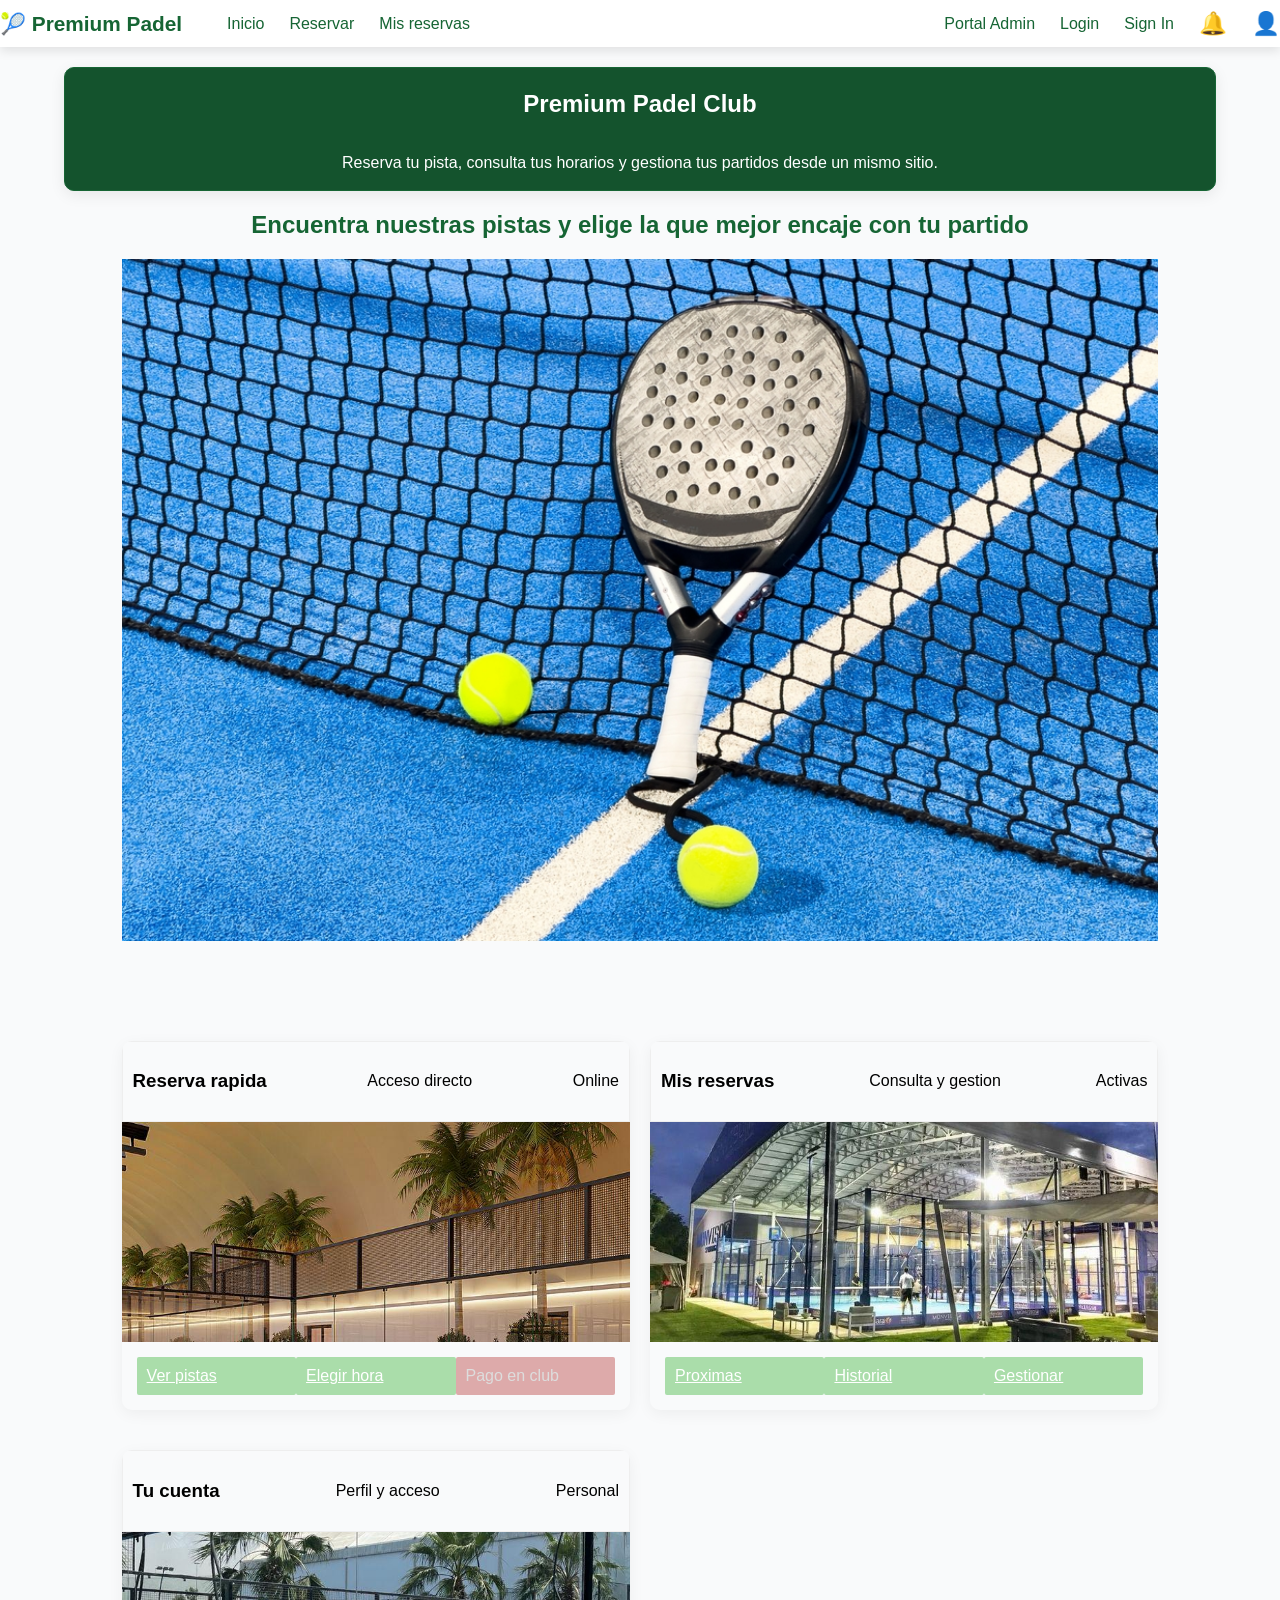
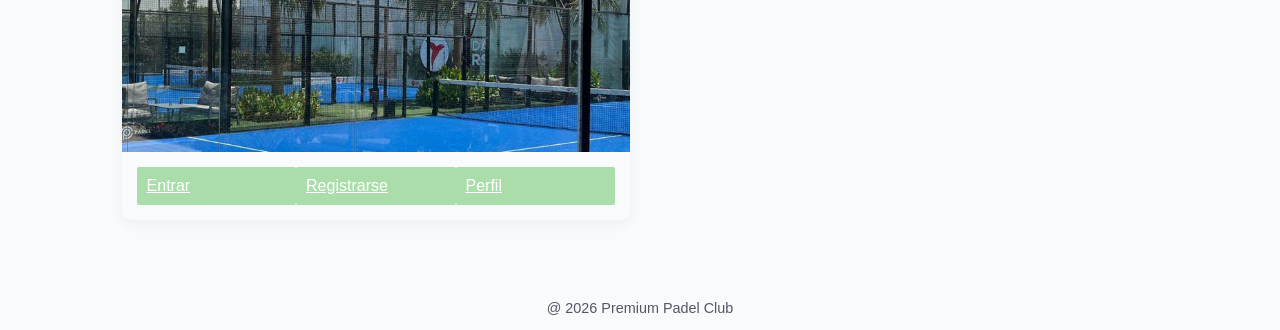
<file: index.html>
<!DOCTYPE html>
<html lang="es">
    <head>
        <meta charset="UTF-8">
        <meta name="viewport" content="width=device-width, initial-scale=1.0">
        <title>Inicio</title>
        <link rel="stylesheet" href="styles.css">
        <link rel="icon" type="image/png" href="src/Captura de pantalla 2026-04-15 171537.png">
    </head>
    <body>
        <header class="cabecera">
            <div class="nav-grupo">
                <span class="logo">&#127934 Premium Padel</span>
                <a href="index.html" class="nav-link">Inicio</a>
                <a href="reservas.html" class="nav-link">Reservar</a>
                <a href="misReservas.html" class="nav-link">Mis reservas</a>
            </div>
            <div class="nav-grupo">
                <a href="admin.html" class="nav-link">Portal Admin</a>
                <a href="logIn.html" class="nav-link">Login</a>
                <a href="SignIn.html" class="nav-link"> Sign In</a>
                <a href="notificaciones.html" class="nav-link icono">&#128276</a>
                <a href="perfil.html" class="nav-link icono">&#128100</a>
            </div>
        </header>

        <main class="contenedor-principal">
            <div class="espacio"></div>
            <div class="intro">
                <h2>Premium Padel Club</h2>
                <p>Reserva tu pista, consulta tus horarios y gestiona tus partidos desde un mismo sitio.</p>
            </div>

            <section class="mapa">
                <h2>Encuentra nuestras pistas y elige la que mejor encaje con tu partido</h2>
                <img src="src/paginaprincipal.jpg" alt="Paleta y pelotas de padel en la pista" style="display: block; width: 90%; max-width: 1200px; height: auto; margin: 0 auto 30px; padding-bottom: 0; object-fit: cover;">
            </section>

            <div class="espacio-in"></div>
            <div class="pistas">
                <article class="card tipo-interior">
                    <div class="info-pist">
                        <h3>Reserva rapida</h3>
                        <span class="tipo-pist">Acceso directo</span>
                        <span class="precio-pist">Online</span>
                    </div>
                    <div class="imagen-pist">
                        <img src="src/Imagen7.jpeg" alt="Pista interior destacada" class="foto-principal">
                    </div>
                    <div class="horarios">
                        <a href="reservas.html" class="hora-disponible">Ver pistas</a>
                        <a href="reservas.html" class="hora-disponible">Elegir hora</a>
                        <span class="hora-ocupada">Pago en club</span>
                    </div>
                </article>

                <article class="card tipo-techo">
                    <div class="info-pist">
                        <h3>Mis reservas</h3>
                        <span class="tipo-pist">Consulta y gestion</span>
                        <span class="precio-pist">Activas</span>
                    </div>
                    <div class="imagen-pist">
                        <img src="src/Imagen11.jpeg" alt="Pista exterior con techo" class="foto-principal">
                    </div>
                    <div class="horarios">
                        <a href="misReservas.html" class="hora-disponible">Proximas</a>
                        <a href="misReservas.html" class="hora-disponible">Historial</a>
                        <a href="misReservas.html" class="hora-disponible">Gestionar</a>
                    </div>
                </article>

                <article class="card tipo-sin">
                    <div class="info-pist">
                        <h3>Tu cuenta</h3>
                        <span class="tipo-pist">Perfil y acceso</span>
                        <span class="precio-pist">Personal</span>
                    </div>
                    <div class="imagen-pist">
                        <img src="src/Imagen5.jpeg" alt="Pista exterior sin techo" class="foto-principal">
                    </div>
                    <div class="horarios">
                        <a href="logIn.html" class="hora-disponible">Entrar</a>
                        <a href="SignIn.html" class="hora-disponible">Registrarse</a>
                        <a href="perfil.html" class="hora-disponible">Perfil</a>
                    </div>
                </article>
            </div>
        </main>

        <footer class="login-footer">
            <p>@ 2026 Premium Padel Club</p>
        </footer>
    </body>
</html>
</file>
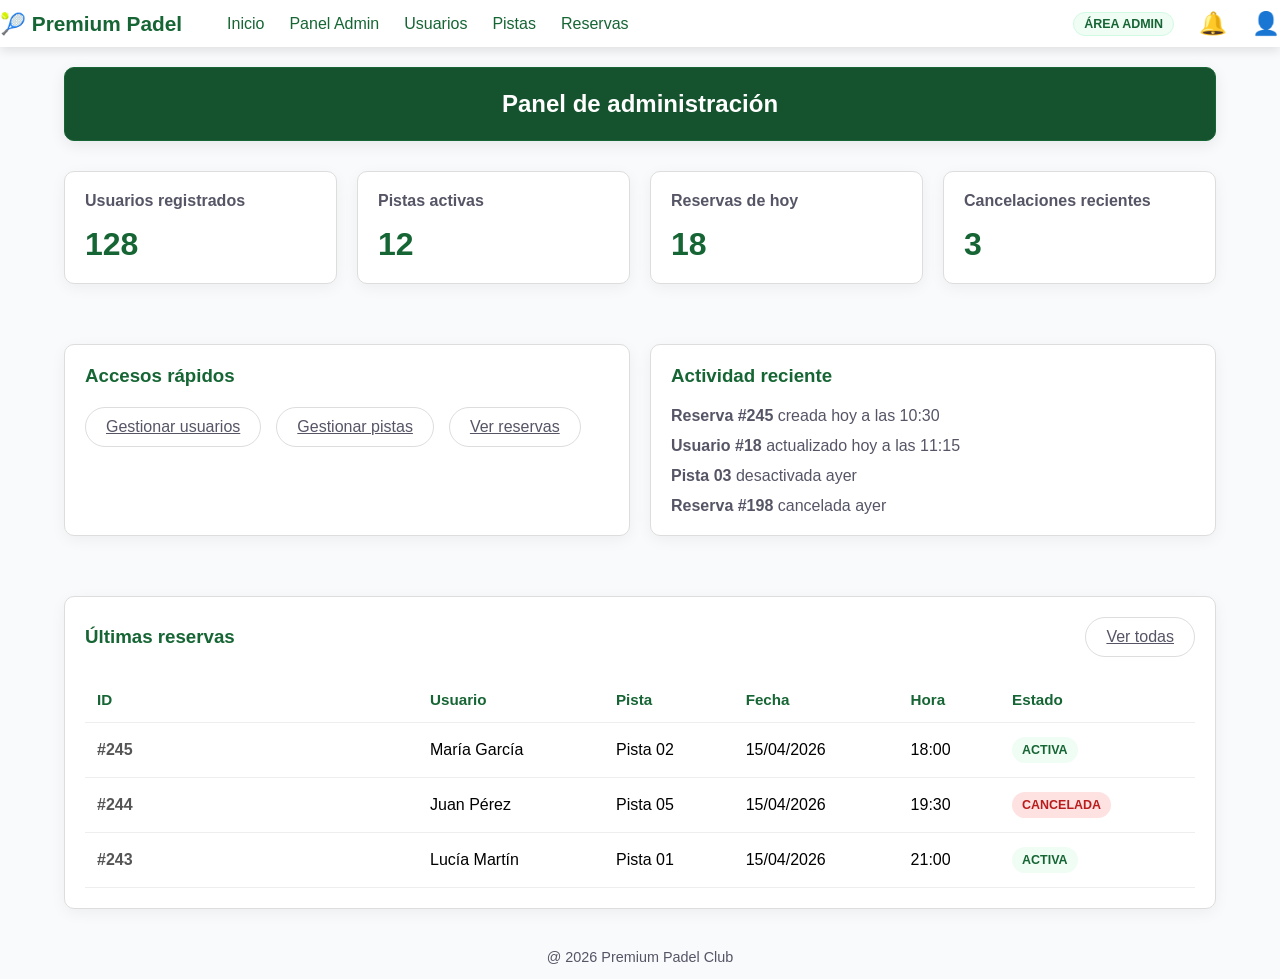
<file: admin.html>
<!DOCTYPE html>
<html lang="es">
    <head>
        <meta charset="UTF-8">
        <meta name="viewport" content="width=device-width, initial-scale=1.0">
        <title>Panel de admin</title>
        <link rel="stylesheet" href="styles.css">
        <link rel="icon" type="image/png" href="src/Captura de pantalla 2026-04-15 171537.png">
    </head>
    <body>
        <header class="cabecera">
            <div class="nav-grupo">
                <span class="logo">&#127934 Premium Padel</span>
                <a href="index.html" class="nav-link">Inicio</a>
                <a href="admin.html" class="nav-link">Panel Admin</a>
                <a href="adminUsuarios.html" class="nav-link">Usuarios</a>
                <a href="adminPistas.html" class="nav-link">Pistas</a>
                <a href="adminReservas.html" class="nav-link">Reservas</a>
            </div>
            <div class="nav-grupo">
                <span class="admin-badge">ÁREA ADMIN</span>
                <a href="notificaciones.html" class="nav-link icono">&#128276</a>
                <a href="perfil.html" class="nav-link icono">&#128100</a>
            </div>
        </header>
        <div class="espacio"></div>
        <main class="contenedor-principal admin-dashboard">
            <section class="intro">
                <h2>Panel de administración</h2>
            </section>
            <section class="admin-resumen">
                <article class="admin-card-resumen">
                    <h3>Usuarios registrados</h3>
                    <p class="dato-admin">128</p>
                </article>

                <article class="admin-card-resumen">
                    <h3>Pistas activas</h3>
                    <p class="dato-admin">12</p>
                </article>

                <article class="admin-card-resumen">
                    <h3>Reservas de hoy</h3>
                    <p class="dato-admin">18</p>
                </article>

                <article class="admin-card-resumen">
                    <h3>Cancelaciones recientes</h3>
                    <p class="dato-admin">3</p>
                </article>
            </section>

            <section class="admin-panel-central">
                <article class="admin-bloque">
                    <div class="admin-bloque-cabecera">
                        <h3>Accesos rápidos</h3>
                    </div>
                    <div class="admin-acciones">
                        <a href="adminUsuarios.html" class="btn-filtro">Gestionar usuarios</a>
                        <a href="adminPistas.html" class="btn-filtro">Gestionar pistas</a>
                        <a href="adminReservas.html" class="btn-filtro">Ver reservas</a>
                    </div>
                </article>

                <article class="admin-bloque">
                    <div class="admin-bloque-cabecera">
                        <h3>Actividad reciente</h3>
                    </div>
                    <div class="admin-actividad">
                        <p><strong>Reserva #245</strong> creada hoy a las 10:30</p>
                        <p><strong>Usuario #18</strong> actualizado hoy a las 11:15</p>
                        <p><strong>Pista 03</strong> desactivada ayer</p>
                        <p><strong>Reserva #198</strong> cancelada ayer</p>
                    </div>
                </article>
            </section>
            <section class="admin-bloque admin-tabla-bloque">
                <div class="admin-bloque-cabecera">
                    <h3>Últimas reservas</h3>
                    <a href="adminReservas.html" class="btn-filtro">Ver todas</a>
                </div>

                <div class="tabla-admin-wrapper">
                    <table class="tabla-admin">
                        <thead>
                            <tr>
                                <th>ID</th>
                                <th>Usuario</th>
                                <th>Pista</th>
                                <th>Fecha</th>
                                <th>Hora</th>
                                <th>Estado</th>
                            </tr>
                        </thead>
                        <tbody>
                            <tr>
                                <td>#245</td>
                                <td>María García</td>
                                <td>Pista 02</td>
                                <td>15/04/2026</td>
                                <td>18:00</td>
                                <td><span class="estado-admin estado-activa">ACTIVA</span></td>
                            </tr>
                            <tr>
                                <td>#244</td>
                                <td>Juan Pérez</td>
                                <td>Pista 05</td>
                                <td>15/04/2026</td>
                                <td>19:30</td>
                                <td><span class="estado-admin estado-cancelada">CANCELADA</span></td>
                            </tr>
                            <tr>
                                <td>#243</td>
                                <td>Lucía Martín</td>
                                <td>Pista 01</td>
                                <td>15/04/2026</td>
                                <td>21:00</td>
                                <td><span class="estado-admin estado-activa">ACTIVA</span></td>
                            </tr>
                        </tbody>
                    </table>
                </div>
            </section>
        </main>
    </body>        
    <footer class="login-footer">
        <p>@ 2026 Premium Padel Club</p>
    </footer>
</html>
</file>
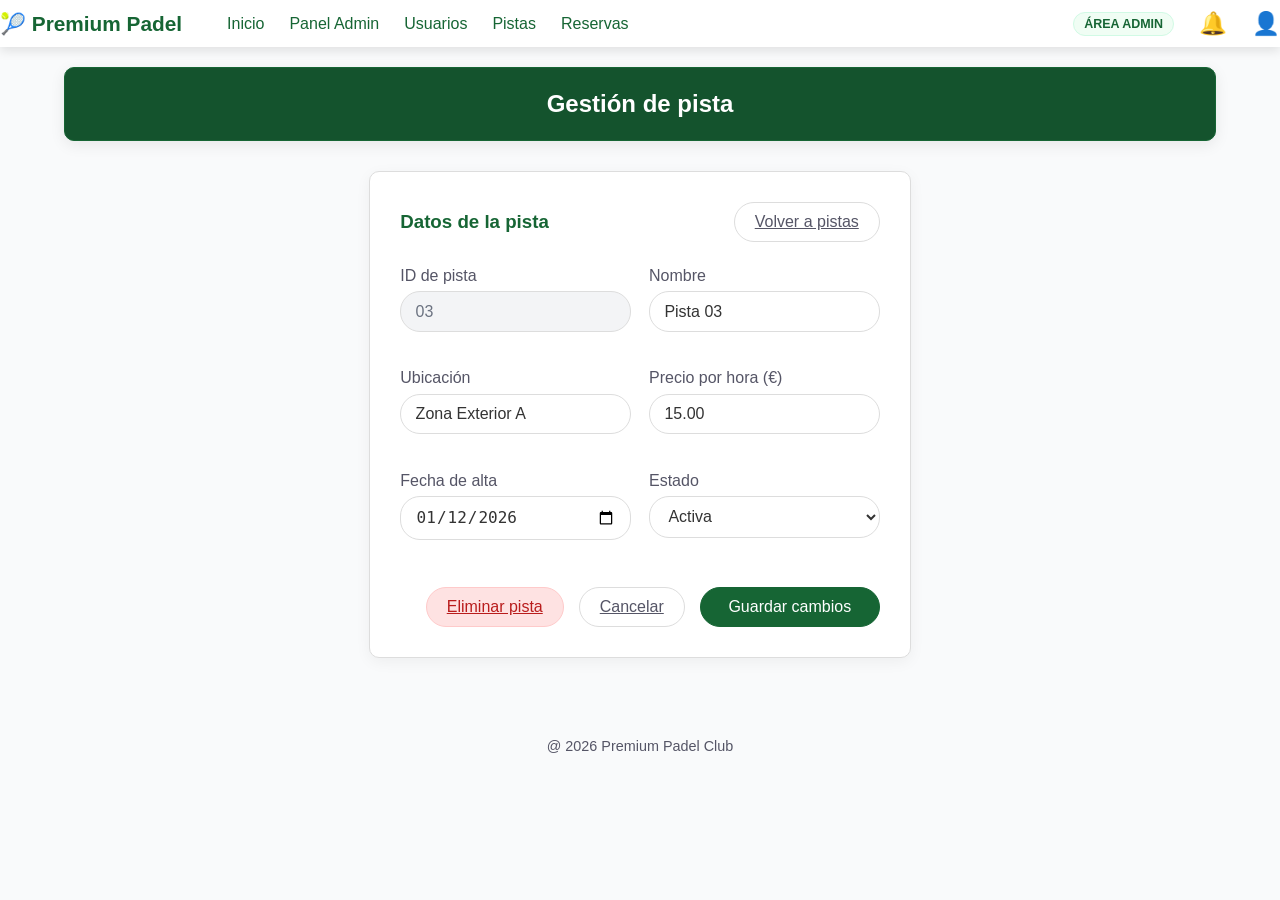
<file: adminFormularioPista.html>
<!DOCTYPE html>
<html lang="es">
    <head>
        <meta charset="UTF-8">
        <meta name="viewport" content="width=device-width, initial-scale=1.0">
        <title>Formularop de pista</title>
        <link rel="stylesheet" href="styles.css">
    </head>
    <body>
        <header class="cabecera">
            <div class="nav-grupo">
                <span class="logo">&#127934 Premium Padel</span>
                <a href="index.html" class="nav-link">Inicio</a>
                <a href="admin.html" class="nav-link">Panel Admin</a>
                <a href="adminUsuarios.html" class="nav-link">Usuarios</a>
                <a href="adminPistas.html" class="nav-link">Pistas</a>
                <a href="adminReservas.html" class="nav-link">Reservas</a>
            </div>
            <div class="nav-grupo">
                <span class="admin-badge">ÁREA ADMIN</span>
                <a href="notificaciones.html" class="nav-link icono">&#128276</a>
                <a href="perfil.html" class="nav-link icono">&#128100</a>
            </div>
        </header>
        <div class="espacio"></div>
        <main class="contenedor-principal admin-dashboard">
            <section class="intro">
                <h2>Gestión de pista</h2>
            </section>
            <section class="admin-formulario-bloque">
                <div class="admin-formulario-header">
                    <h3>Datos de la pista</h3>
                    <a href="adminPistas.html" class="btn-filtro">Volver a pistas</a>
                </div>
                <form class="admin-formulario-pista">
                    <div class="form-group">
                        <label for="idPista">ID de pista</label>
                        <input type="text" id="idPista" name="idPista" value="03" readonly>
                    </div>

                    <div class="form-group">
                        <label for="nombre">Nombre</label>
                        <input type="text" id="nombre" name="nombre" placeholder="Pista 03" value="Pista 03" required>
                    </div>

                    <div class="form-group">
                        <label for="ubicacion">Ubicación</label>
                        <input type="text" id="ubicacion" name="ubicacion" placeholder="Zona Exterior A" value="Zona Exterior A" required>
                    </div>

                    <div class="form-group">
                        <label for="precioHora">Precio por hora (€)</label>
                        <input type="number" id="precioHora" name="precioHora" min="0" step="0.01" placeholder="15.00" value="15.00" required>
                    </div>

                    <div class="form-group">
                        <label for="fechaAlta">Fecha de alta</label>
                        <input type="date" id="fechaAlta" name="fechaAlta" value="2026-01-12">
                    </div>

                    <div class="form-group">
                        <label for="activa">Estado</label>
                        <select id="activa" name="activa" class="select-admin">
                            <option value="true">Activa</option>
                            <option value="false">Inactiva</option>
                        </select>
                    </div>

                    <div class="admin-formulario-acciones">
                        <a href="adminPistas.html" class="btn-filtro btn-admin-peligro">Eliminar pista</a>
                        <a href="adminPistas.html" class="btn-filtro">Cancelar</a>
                        <button type="submit" class="btn-login btn-guardar-pista">Guardar cambios</button>
                    </div>
                </form>
            </section>
        </main>
    </body>        
    <footer class="login-footer">
        <p>@ 2026 Premium Padel Club</p>
    </footer>
</html>
</file>
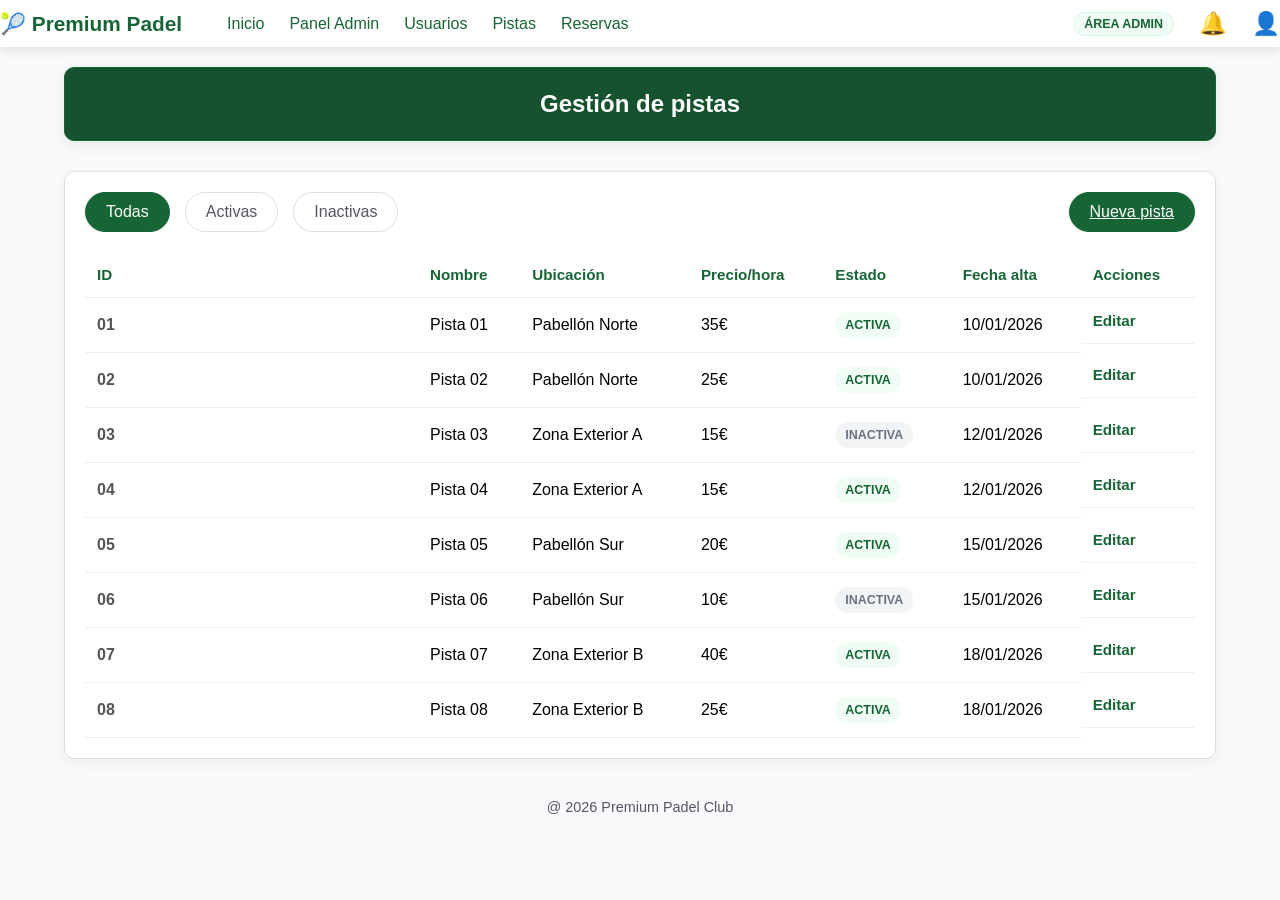
<file: adminPistas.html>
<!DOCTYPE html>
<html lang="es">
    <head>
        <meta charset="UTF-8">
        <meta name="viewport" content="width=device-width, initial-scale=1.0">
        <title>Gestión de Pistas</title>
        <link rel="stylesheet" href="styles.css">
        <link rel="icon" type="image/png" href="src/Captura de pantalla 2026-04-15 171537.png">
    </head>
    <body>
        <header class="cabecera">
            <div class="nav-grupo">
                <span class="logo">&#127934 Premium Padel</span>
                <a href="index.html" class="nav-link">Inicio</a>
                <a href="admin.html" class="nav-link">Panel Admin</a>
                <a href="adminUsuarios.html" class="nav-link">Usuarios</a>
                <a href="adminPistas.html" class="nav-link">Pistas</a>
                <a href="adminReservas.html" class="nav-link">Reservas</a>
            </div>
            <div class="nav-grupo">
                <span class="admin-badge">ÁREA ADMIN</span>
                <a href="notificaciones.html" class="nav-link icono">&#128276</a>
                <a href="perfil.html" class="nav-link icono">&#128100</a>
            </div>
        </header>
        <div class="espacio"></div>
        <main class="contenedor-principal admin-dashboard">
            <section class="intro">
                <h2>Gestión de pistas</h2>
            </section>

            <input type="radio" name="filtro-pistas-admin" id="admin-todas" checked class="filtro-oculto">
            <input type="radio" name="filtro-pistas-admin" id="admin-activas" class="filtro-oculto">
            <input type="radio" name="filtro-pistas-admin" id="admin-inactivas" class="filtro-oculto">

            <section class="admin-bloque">
                <div class="admin-bloque-cabecera admin-toolbar">
                    <div class="menu-filtros admin-menu-filtros">
                        <label for="admin-todas" class="btn-filtro">Todas</label>
                        <label for="admin-activas" class="btn-filtro">Activas</label>
                        <label for="admin-inactivas" class="btn-filtro">Inactivas</label>
                    </div>

                    <a href="adminFormularioPista.html" class="btn-filtro btn-admin-principal">Nueva pista</a>
                </div>

                <div class="tabla-admin-wrapper">
                    <table class="tabla-admin tabla-pistas-admin">
                        <thead>
                            <tr>
                                <th>ID</th>
                                <th>Nombre</th>
                                <th>Ubicación</th>
                                <th>Precio/hora</th>
                                <th>Estado</th>
                                <th>Fecha alta</th>
                                <th>Acciones</th>
                            </tr>
                        </thead>
                        <tbody>
                            <tr class="fila-pista-admin activa">
                                <td>01</td>
                                <td>Pista 01</td>
                                <td>Pabellón Norte</td>
                                <td>35€</td>
                                <td><span class="estado-admin estado-activa">ACTIVA</span></td>
                                <td>10/01/2026</td>
                                <td class="acciones-tabla">
                                    <a href="adminFormularioPista.html" class="accion-tabla editar">Editar</a>
                                </td>
                            </tr>

                            <tr class="fila-pista-admin activa">
                                <td>02</td>
                                <td>Pista 02</td>
                                <td>Pabellón Norte</td>
                                <td>25€</td>
                                <td><span class="estado-admin estado-activa">ACTIVA</span></td>
                                <td>10/01/2026</td>
                                <td class="acciones-tabla">
                                    <a href="adminFormularioPista.html" class="accion-tabla editar">Editar</a>
                                </td>
                            </tr>
                            <tr class="fila-pista-admin inactiva">
                            <td>03</td>
                            <td>Pista 03</td>
                            <td>Zona Exterior A</td>
                            <td>15€</td>
                            <td><span class="estado-admin estado-inactiva">INACTIVA</span></td>
                            <td>12/01/2026</td>
                            <td class="acciones-tabla">
                                <a href="adminFormularioPista.html" class="accion-tabla editar">Editar</a>
                            </td>
                        </tr>

                        <tr class="fila-pista-admin activa">
                            <td>04</td>
                            <td>Pista 04</td>
                            <td>Zona Exterior A</td>
                            <td>15€</td>
                            <td><span class="estado-admin estado-activa">ACTIVA</span></td>
                            <td>12/01/2026</td>
                            <td class="acciones-tabla">
                                <a href="adminFormularioPista.html" class="accion-tabla editar">Editar</a>
                            </td>
                        </tr>

                        <tr class="fila-pista-admin activa">
                            <td>05</td>
                            <td>Pista 05</td>
                            <td>Pabellón Sur</td>
                            <td>20€</td>
                            <td><span class="estado-admin estado-activa">ACTIVA</span></td>
                            <td>15/01/2026</td>
                            <td class="acciones-tabla">
                                <a href="adminFormularioPista.html" class="accion-tabla editar">Editar</a>
                            </td>
                        </tr>

                        <tr class="fila-pista-admin inactiva">
                            <td>06</td>
                            <td>Pista 06</td>
                            <td>Pabellón Sur</td>
                            <td>10€</td>
                            <td><span class="estado-admin estado-inactiva">INACTIVA</span></td>
                            <td>15/01/2026</td>
                            <td class="acciones-tabla">
                                <a href="adminFormularioPista.html" class="accion-tabla editar">Editar</a>
                            </td>
                        </tr>

                        <tr class="fila-pista-admin activa">
                            <td>07</td>
                            <td>Pista 07</td>
                            <td>Zona Exterior B</td>
                            <td>40€</td>
                            <td><span class="estado-admin estado-activa">ACTIVA</span></td>
                            <td>18/01/2026</td>
                            <td class="acciones-tabla">
                                <a href="adminFormularioPista.html" class="accion-tabla editar">Editar</a>
                            </td>
                        </tr>

                        <tr class="fila-pista-admin activa">
                            <td>08</td>
                            <td>Pista 08</td>
                            <td>Zona Exterior B</td>
                            <td>25€</td>
                            <td><span class="estado-admin estado-activa">ACTIVA</span></td>
                            <td>18/01/2026</td>
                            <td class="acciones-tabla">
                                <a href="adminFormularioPista.html" class="accion-tabla editar">Editar</a>
                            </td>
                        </tr>
                    </tbody>
                </table>
            </div>
        </section>
        </main>

    </body>        
    <footer class="login-footer">
        <p>@ 2026 Premium Padel Club</p>
    </footer>
</html>
</file>
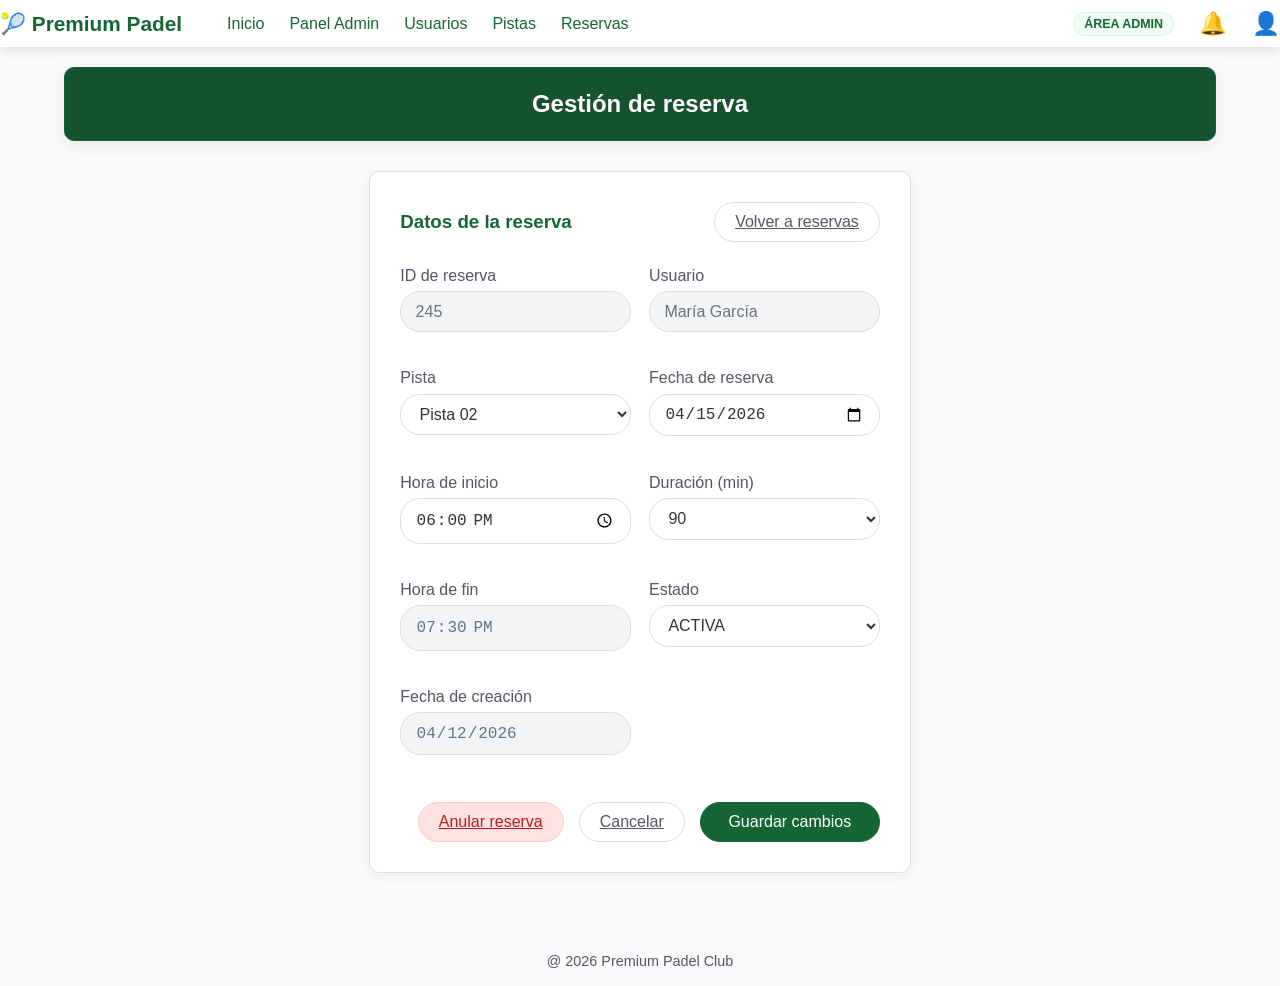
<file: adminReservaDetalle.html>
<!DOCTYPE html>
<html lang="es">
    <head>
        <meta charset="UTF-8">
        <meta name="viewport" content="width=device-width, initial-scale=1.0">
        <title>Gestion Reserva</title>
        <link rel="stylesheet" href="styles.css">
        <link rel="icon" type="image/png" href="src/Captura de pantalla 2026-04-15 171537.png">
    </head>
    <body>
        <header class="cabecera">
            <div class="nav-grupo">
                <span class="logo">&#127934 Premium Padel</span>
                <a href="index.html" class="nav-link">Inicio</a>
                <a href="admin.html" class="nav-link">Panel Admin</a>
                <a href="adminUsuarios.html" class="nav-link">Usuarios</a>
                <a href="adminPistas.html" class="nav-link">Pistas</a>
                <a href="adminReservas.html" class="nav-link">Reservas</a>
            </div>
            <div class="nav-grupo">
                <span class="admin-badge">ÁREA ADMIN</span>
                <a href="notificaciones.html" class="nav-link icono">&#128276</a>
                <a href="perfil.html" class="nav-link icono">&#128100</a>
            </div>
        </header>
        <div class="espacio"></div>
        <main class="contenedor-principal admin-dashboard">
            <section class="intro admin-intro">
                <h2>Gestión de reserva</h2>
            </section>
            <section class="admin-formulario-bloque">
                <div class="admin-formulario-header">
                    <h3>Datos de la reserva</h3>
                    <a href="adminReservas.html" class="btn-filtro">Volver a reservas</a>
                </div>

                <form class="admin-formulario-pista admin-formulario-reserva">
                    <div class="form-group">
                        <label for="idReserva">ID de reserva</label>
                        <input type="text" id="idReserva" name="idReserva" value="245" readonly>
                    </div>

                    <div class="form-group">
                        <label for="usuario">Usuario</label>
                        <input type="text" id="usuario" name="usuario" value="María García" readonly>
                    </div>

                    <div class="form-group">
                        <label for="pista">Pista</label>
                        <select id="pista" name="pista" class="select-admin">
                            <option>Pista 01</option>
                            <option selected>Pista 02</option>
                            <option>Pista 03</option>
                            <option>Pista 04</option>
                            <option>Pista 05</option>
                        </select>
                    </div>

                    <div class="form-group">
                        <label for="fechaReserva">Fecha de reserva</label>
                        <input type="date" id="fechaReserva" name="fechaReserva" value="2026-04-15" required>
                    </div>

                    <div class="form-group">
                        <label for="horaInicio">Hora de inicio</label>
                        <input type="time" id="horaInicio" name="horaInicio" value="18:00" required>
                    </div>

                    <div class="form-group">
                        <label for="duracionMinutos">Duración (min)</label>
                        <select id="duracionMinutos" name="duracionMinutos" class="select-admin">
                            <option>60</option>
                            <option selected>90</option>
                            <option>120</option>
                        </select>
                    </div>

                    <div class="form-group">
                        <label for="horaFin">Hora de fin</label>
                        <input type="time" id="horaFin" name="horaFin" value="19:30" readonly>
                    </div>

                    <div class="form-group">
                        <label for="estado">Estado</label>
                        <select id="estado" name="estado" class="select-admin">
                            <option selected>ACTIVA</option>
                            <option>CANCELADA</option>
                        </select>
                    </div>

                    <div class="form-group">
                        <label for="fechaCreacion">Fecha de creación</label>
                        <input type="date" id="fechaCreacion" name="fechaCreacion" value="2026-04-12" readonly>
                    </div>

                    <div class="admin-formulario-acciones admin-formulario-acciones-reserva">
                        <a href="adminReservas.html" class="btn-filtro btn-admin-peligro">Anular reserva</a>
                        <a href="adminReservas.html" class="btn-filtro">Cancelar</a>
                        <button type="submit" class="btn-login btn-guardar-pista">Guardar cambios</button>
                    </div>
                </form>
            </section>
        </main>
    </body>
    <footer class="login-footer">
        <p>@ 2026 Premium Padel Club</p>
    </footer>
</html>
</file>
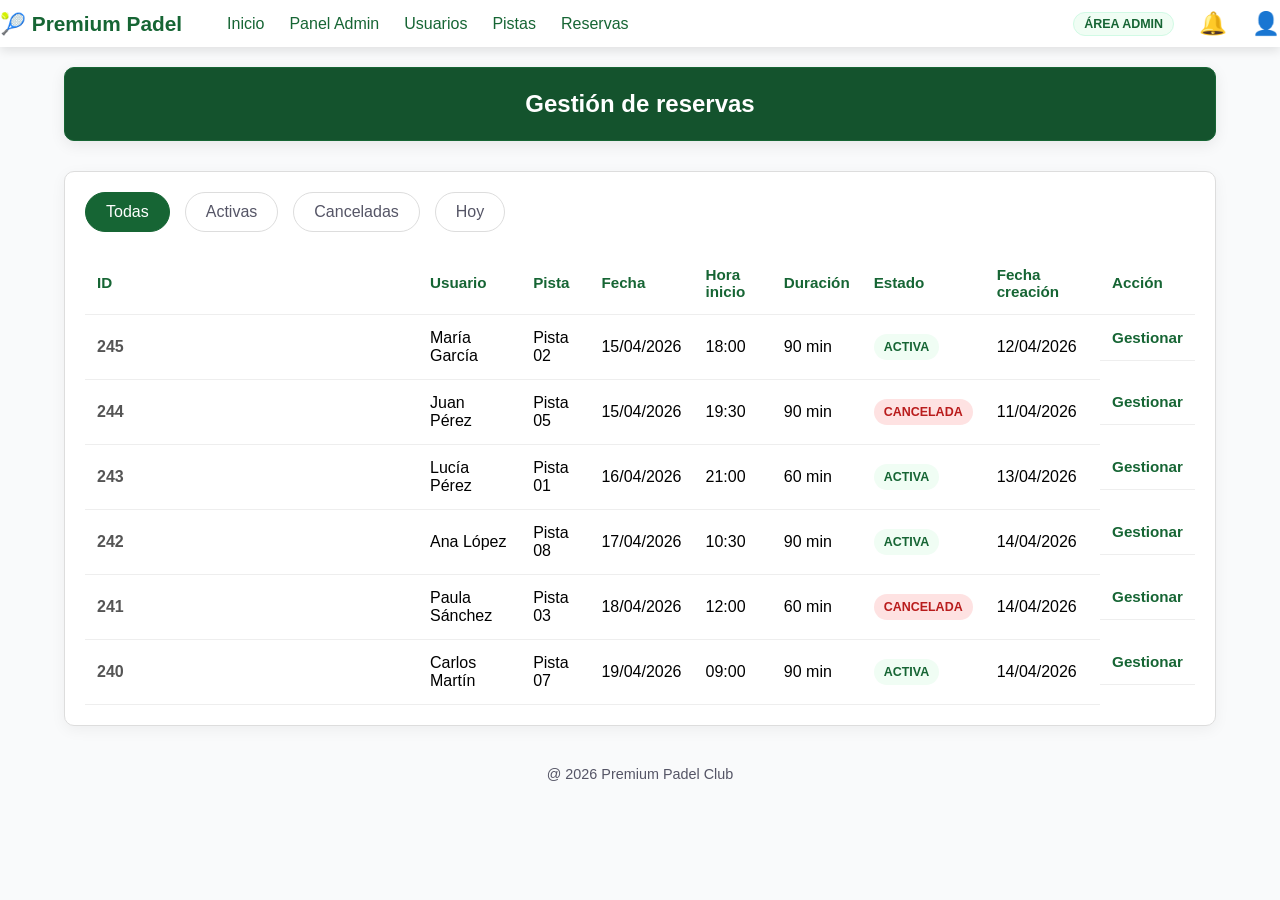
<file: adminReservas.html>
<!DOCTYPE html>
<html lang="es">
    <head>
        <meta charset="UTF-8">
        <meta name="viewport" content="width=device-width, initial-scale=1.0">
        <title>Gestion Reservas</title>
        <link rel="stylesheet" href="styles.css">
        <link rel="icon" type="image/png" href="src/Captura de pantalla 2026-04-15 171537.png">
    </head>
    <body>
        <header class="cabecera">
            <div class="nav-grupo">
                <span class="logo">&#127934 Premium Padel</span>
                <a href="index.html" class="nav-link">Inicio</a>
                <a href="admin.html" class="nav-link">Panel Admin</a>
                <a href="adminUsuarios.html" class="nav-link">Usuarios</a>
                <a href="adminPistas.html" class="nav-link">Pistas</a>
                <a href="adminReservas.html" class="nav-link">Reservas</a>
            </div>
            <div class="nav-grupo">
                <span class="admin-badge">ÁREA ADMIN</span>
                <a href="notificaciones.html" class="nav-link icono">&#128276</a>
                <a href="perfil.html" class="nav-link icono">&#128100</a>
            </div>
        </header>
        <div class="espacio"></div>
        <main class="contenedor-principal admin-dashboard">
            <section class="intro admin-intro">
                <h2>Gestión de reservas</h2>
            </section>

            <input type="radio" name="filtro-reservas-admin" id="reservas-todas" checked class="filtro-oculto">
            <input type="radio" name="filtro-reservas-admin" id="reservas-activas" class="filtro-oculto">
            <input type="radio" name="filtro-reservas-admin" id="reservas-canceladas" class="filtro-oculto">
            <input type="radio" name="filtro-reservas-admin" id="reservas-hoy" class="filtro-oculto">

            <section class="admin-bloque">
                <div class="admin-bloque-cabecera admin-toolbar">
                    <div class="menu-filtros admin-menu-filtros">
                        <label for="reservas-todas" class="btn-filtro">Todas</label>
                        <label for="reservas-activas" class="btn-filtro">Activas</label>
                        <label for="reservas-canceladas" class="btn-filtro">Canceladas</label>
                        <label for="reservas-hoy" class="btn-filtro">Hoy</label>
                    </div>
                </div>

                <div class="tabla-admin-wrapper">
                    <table class="tabla-admin tabla-reservas-admin">
                        <thead>
                            <tr>
                                <th>ID</th>
                                <th>Usuario</th>
                                <th>Pista</th>
                                <th>Fecha</th>
                                <th>Hora inicio</th>
                                <th>Duración</th>
                                <th>Estado</th>
                                <th>Fecha creación</th>
                                <th>Acción</th>
                            </tr>
                        </thead>
                        <tbody>
                            <tr class="fila-reserva-admin activa hoy">
                                <td>245</td>
                                <td>María García</td>
                                <td>Pista 02</td>
                                <td>15/04/2026</td>
                                <td>18:00</td>
                                <td>90 min</td>
                                <td><span class="estado-admin estado-activa">ACTIVA</span></td>
                                <td>12/04/2026</td>
                                <td class="acciones-tabla">
                                    <a href="adminReservaDetalle.html" class="accion-tabla editar">Gestionar</a>
                                </td>
                            </tr>

                            <tr class="fila-reserva-admin cancelada hoy">
                                <td>244</td>
                                <td>Juan Pérez</td>
                                <td>Pista 05</td>
                                <td>15/04/2026</td>
                                <td>19:30</td>
                                <td>90 min</td>
                                <td><span class="estado-admin estado-cancelada">CANCELADA</span></td>
                                <td>11/04/2026</td>
                                <td class="acciones-tabla">
                                    <a href="adminReservaDetalle.html" class="accion-tabla editar">Gestionar</a>
                                </td>
                            </tr>

                            <tr class="fila-reserva-admin activa">
                                <td>243</td>
                                <td>Lucía Pérez</td>
                                <td>Pista 01</td>
                                <td>16/04/2026</td>
                                <td>21:00</td>
                                <td>60 min</td>
                                <td><span class="estado-admin estado-activa">ACTIVA</span></td>
                                <td>13/04/2026</td>
                                <td class="acciones-tabla">
                                    <a href="adminReservaDetalle.html" class="accion-tabla editar">Gestionar</a>
                                </td>
                            </tr>

                            <tr class="fila-reserva-admin activa">
                                <td>242</td>
                                <td>Ana López</td>
                                <td>Pista 08</td>
                                <td>17/04/2026</td>
                                <td>10:30</td>
                                <td>90 min</td>
                                <td><span class="estado-admin estado-activa">ACTIVA</span></td>
                                <td>14/04/2026</td>
                                <td class="acciones-tabla">
                                    <a href="adminReservaDetalle.html" class="accion-tabla editar">Gestionar</a>
                                </td>
                            </tr>

                            <tr class="fila-reserva-admin cancelada">
                                <td>241</td>
                                <td>Paula Sánchez</td>
                                <td>Pista 03</td>
                                <td>18/04/2026</td>
                                <td>12:00</td>
                                <td>60 min</td>
                                <td><span class="estado-admin estado-cancelada">CANCELADA</span></td>
                                <td>14/04/2026</td>
                                <td class="acciones-tabla">
                                    <a href="adminReservaDetalle.html" class="accion-tabla editar">Gestionar</a>
                                </td>
                            </tr>

                            <tr class="fila-reserva-admin activa">
                                <td>240</td>
                                <td>Carlos Martín</td>
                                <td>Pista 07</td>
                                <td>19/04/2026</td>
                                <td>09:00</td>
                                <td>90 min</td>
                                <td><span class="estado-admin estado-activa">ACTIVA</span></td>
                                <td>14/04/2026</td>
                                <td class="acciones-tabla">
                                    <a href="adminReservaDetalle.html" class="accion-tabla editar">Gestionar</a>
                                </td>
                            </tr>
                        </tbody>
                    </table>
                </div>
            </section>
        </main>
    </body>
    <footer class="login-footer">
        <p>@ 2026 Premium Padel Club</p>
    </footer>
</html>
</file>
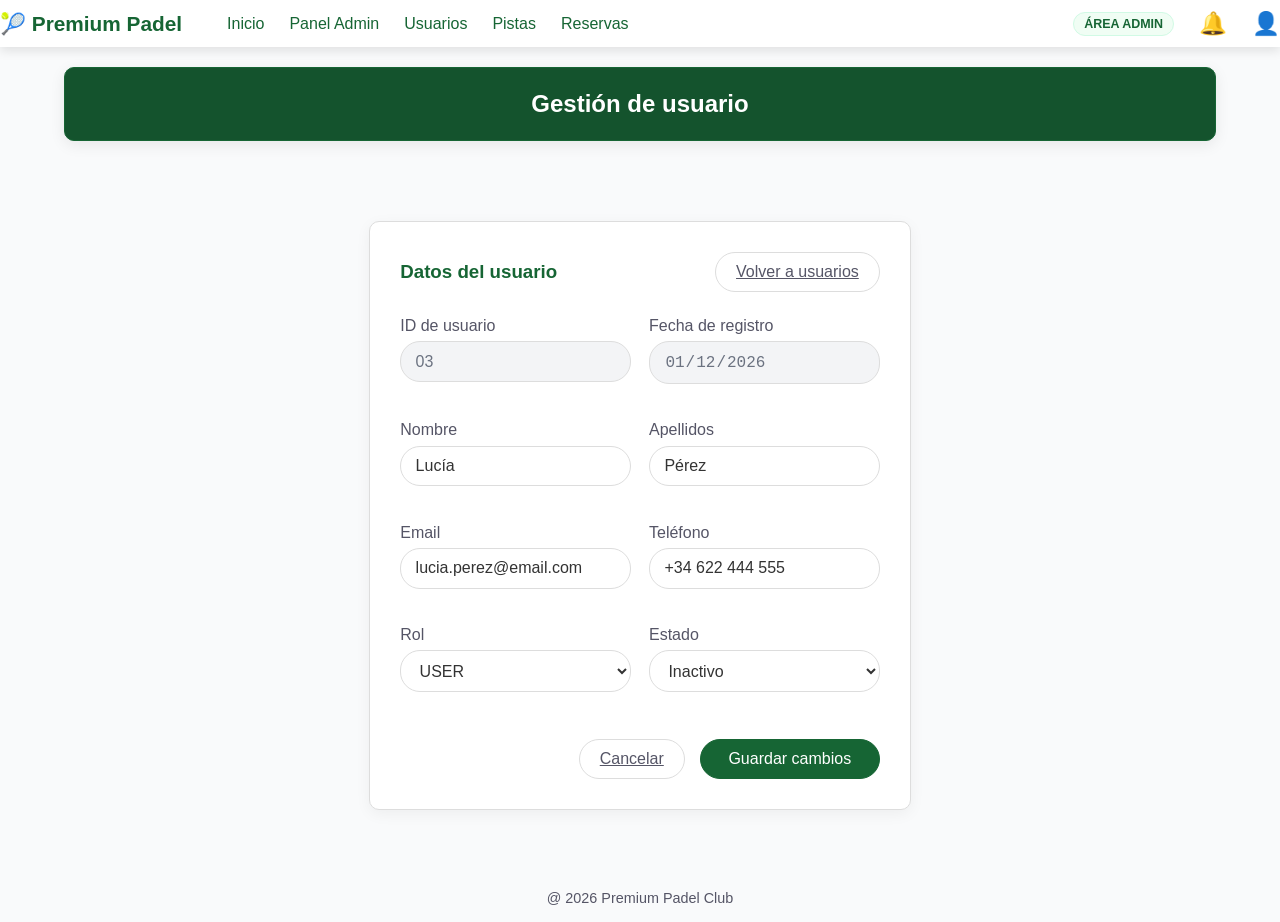
<file: adminUsuarioDetalle.html>
<!DOCTYPE html>
<html lang="es">
    <head>
        <meta charset="UTF-8">
        <meta name="viewport" content="width=device-width, initial-scale=1.0">
        <title>Gestión de usuario</title>
        <link rel="stylesheet" href="styles.css">
        <link rel="icon" type="image/png" href="src/Captura de pantalla 2026-04-15 171537.png">
    </head>
    <body>
        <header class="cabecera">
            <div class="nav-grupo">
                <span class="logo">&#127934 Premium Padel</span>
                <a href="index.html" class="nav-link">Inicio</a>
                <a href="admin.html" class="nav-link">Panel Admin</a>
                <a href="adminUsuarios.html" class="nav-link">Usuarios</a>
                <a href="adminPistas.html" class="nav-link">Pistas</a>
                <a href="adminReservas.html" class="nav-link">Reservas</a>
            </div>
            <div class="nav-grupo">
                <span class="admin-badge">ÁREA ADMIN</span>
                <a href="notificaciones.html" class="nav-link icono">&#128276</a>
                <a href="perfil.html" class="nav-link icono">&#128100</a>
            </div>
        </header>
        <div class="espacio"></div>
        <main class="contenedor-principal admin-dashboard">
            <section class="intro admin-intro">
                <h2>Gestión de usuario</h2>
            </section>
            <div class="espacio"></div>

            <section class="admin-formulario-bloque">
                <div class="admin-formulario-header">
                    <h3>Datos del usuario</h3>
                    <a href="adminUsuarios.html" class="btn-filtro">Volver a usuarios</a>
                </div>

                <form class="admin-formulario-pista admin-formulario-usuario">
                    <div class="form-group">
                        <label for="idUsuario">ID de usuario</label>
                        <input type="text" id="idUsuario" name="idUsuario" value="03" readonly>
                    </div>

                    <div class="form-group">
                        <label for="fechaRegistro">Fecha de registro</label>
                        <input type="date" id="fechaRegistro" name="fechaRegistro" value="2026-01-12" readonly>
                    </div>

                    <div class="form-group">
                        <label for="nombre">Nombre</label>
                        <input type="text" id="nombre" name="nombre" value="Lucía" placeholder="Nombre" required>
                    </div>

                    <div class="form-group">
                        <label for="apellidos">Apellidos</label>
                        <input type="text" id="apellidos" name="apellidos" value="Pérez" placeholder="Apellidos" required>
                    </div>

                    <div class="form-group">
                        <label for="email">Email</label>
                        <input type="email" id="email" name="email" value="lucia.perez@email.com" placeholder="correo@ejemplo.com" required>
                    </div>

                    <div class="form-group">
                        <label for="telefono">Teléfono</label>
                        <input type="tel" id="telefono" name="telefono" value="+34 622 444 555" placeholder="+34 600 000 000" required>
                    </div>

                    <div class="form-group">
                        <label for="rol">Rol</label>
                        <select id="rol" name="rol" class="select-admin">
                            <option value="USER" selected>USER</option>
                            <option value="ADMIN">ADMIN</option>
                        </select>
                    </div>

                    <div class="form-group">
                        <label for="activo">Estado</label>
                        <select id="activo" name="activo" class="select-admin">
                            <option value="true">Activo</option>
                            <option value="false" selected>Inactivo</option>
                        </select>
                    </div>

                    <div class="admin-formulario-acciones">
                        <a href="adminUsuarios.html" class="btn-filtro">Cancelar</a>
                        <button type="submit" class="btn-login btn-guardar-pista">Guardar cambios</button>
                    </div>
                </form>
            </section>
        </main>
    </body>        
    <footer class="login-footer">
        <p>@ 2026 Premium Padel Club</p>
    </footer>
</html>
</file>
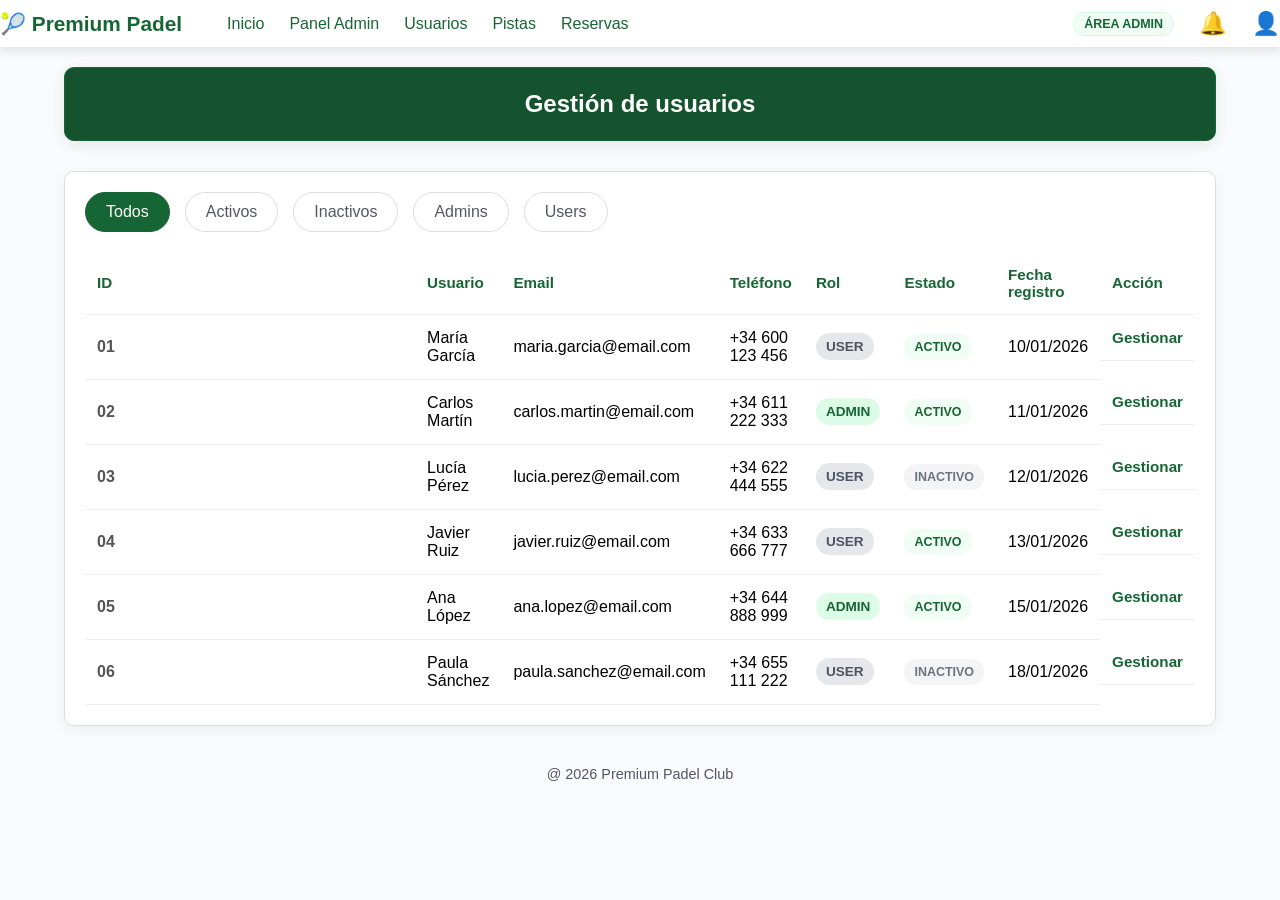
<file: adminUsuarios.html>
<!DOCTYPE html>
<html lang="es">
    <head>
        <meta charset="UTF-8">
        <meta name="viewport" content="width=device-width, initial-scale=1.0">
        <title>Gestión de Pistas</title>
        <link rel="stylesheet" href="styles.css">
        <link rel="icon" type="image/png" href="src/Captura de pantalla 2026-04-15 171537.png">
    </head>
    <body>
        <header class="cabecera">
            <div class="nav-grupo">
                <span class="logo">&#127934 Premium Padel</span>
                <a href="index.html" class="nav-link">Inicio</a>
                <a href="admin.html" class="nav-link">Panel Admin</a>
                <a href="adminUsuarios.html" class="nav-link">Usuarios</a>
                <a href="adminPistas.html" class="nav-link">Pistas</a>
                <a href="adminReservas.html" class="nav-link">Reservas</a>
            </div>
            <div class="nav-grupo">
                <span class="admin-badge">ÁREA ADMIN</span>
                <a href="notificaciones.html" class="nav-link icono">&#128276</a>
                <a href="perfil.html" class="nav-link icono">&#128100</a>
            </div>
        </header>
        <div class="espacio"></div>
        <main class="contenedor-principal admin-dashboard">
            <section class="intro">
                <h2>Gestión de usuarios</h2>
            </section>
            
            <input type="radio" name="filtro-usuarios-admin" id="usuarios-todos" checked class="filtro-oculto">
            <input type="radio" name="filtro-usuarios-admin" id="usuarios-activos" class="filtro-oculto">
            <input type="radio" name="filtro-usuarios-admin" id="usuarios-inactivos" class="filtro-oculto">
            <input type="radio" name="filtro-usuarios-admin" id="usuarios-admins" class="filtro-oculto">
            <input type="radio" name="filtro-usuarios-admin" id="usuarios-users" class="filtro-oculto">

            <section class="admin-bloque">
                <div class="admin-bloque-cabecera admin-toolbar">
                    <div class="menu-filtros admin-menu-filtros">
                        <label for="usuarios-todos" class="btn-filtro">Todos</label>
                        <label for="usuarios-activos" class="btn-filtro">Activos</label>
                        <label for="usuarios-inactivos" class="btn-filtro">Inactivos</label>
                        <label for="usuarios-admins" class="btn-filtro">Admins</label>
                        <label for="usuarios-users" class="btn-filtro">Users</label>
                    </div>
                </div>

                <div class="tabla-admin-wrapper">
                    <table class="tabla-admin tabla-usuarios-admin">
                        <thead>
                            <tr>
                                <th>ID</th>
                                <th>Usuario</th>
                                <th>Email</th>
                                <th>Teléfono</th>
                                <th>Rol</th>
                                <th>Estado</th>
                                <th>Fecha registro</th>
                                <th>Acción</th>
                            </tr>
                        </thead>
                        <tbody>
                            <tr class="fila-usuario-admin activo rol-user">
                                <td>01</td>
                                <td>María García</td>
                                <td>maria.garcia@email.com</td>
                                <td>+34 600 123 456</td>
                                <td><span class="rol-admin-badge rol-user-badge">USER</span></td>
                                <td><span class="estado-admin estado-activa">ACTIVO</span></td>
                                <td>10/01/2026</td>
                                <td class="acciones-tabla">
                                    <a href="adminUsuarioDetalle.html" class="accion-tabla editar">Gestionar</a>
                                </td>
                            </tr>

                            <tr class="fila-usuario-admin activo rol-admin">
                                <td>02</td>
                                <td>Carlos Martín</td>
                                <td>carlos.martin@email.com</td>
                                <td>+34 611 222 333</td>
                                <td><span class="rol-admin-badge rol-admin-badge-verde">ADMIN</span></td>
                                <td><span class="estado-admin estado-activa">ACTIVO</span></td>
                                <td>11/01/2026</td>
                                <td class="acciones-tabla">
                                    <a href="adminUsuarioDetalle.html" class="accion-tabla editar">Gestionar</a>
                                </td>
                            </tr>

                            <tr class="fila-usuario-admin inactivo rol-user">
                                <td>03</td>
                                <td>Lucía Pérez</td>
                                <td>lucia.perez@email.com</td>
                                <td>+34 622 444 555</td>
                                <td><span class="rol-admin-badge rol-user-badge">USER</span></td>
                                <td><span class="estado-admin estado-inactiva">INACTIVO</span></td>
                                <td>12/01/2026</td>
                                <td class="acciones-tabla">
                                    <a href="adminUsuarioDetalle.html" class="accion-tabla editar">Gestionar</a>
                                </td>
                            </tr>

                            <tr class="fila-usuario-admin activo rol-user">
                                <td>04</td>
                                <td>Javier Ruiz</td>
                                <td>javier.ruiz@email.com</td>
                                <td>+34 633 666 777</td>
                                <td><span class="rol-admin-badge rol-user-badge">USER</span></td>
                                <td><span class="estado-admin estado-activa">ACTIVO</span></td>
                                <td>13/01/2026</td>
                                <td class="acciones-tabla">
                                    <a href="adminUsuarioDetalle.html" class="accion-tabla editar">Gestionar</a>
                                </td>
                            </tr>

                            <tr class="fila-usuario-admin activo rol-admin">
                                <td>05</td>
                                <td>Ana López</td>
                                <td>ana.lopez@email.com</td>
                                <td>+34 644 888 999</td>
                                <td><span class="rol-admin-badge rol-admin-badge-verde">ADMIN</span></td>
                                <td><span class="estado-admin estado-activa">ACTIVO</span></td>
                                <td>15/01/2026</td>
                                <td class="acciones-tabla">
                                    <a href="adminUsuarioDetalle.html" class="accion-tabla editar">Gestionar</a>
                                </td>
                            </tr>

                            <tr class="fila-usuario-admin inactivo rol-user">
                                <td>06</td>
                                <td>Paula Sánchez</td>
                                <td>paula.sanchez@email.com</td>
                                <td>+34 655 111 222</td>
                                <td><span class="rol-admin-badge rol-user-badge">USER</span></td>
                                <td><span class="estado-admin estado-inactiva">INACTIVO</span></td>
                                <td>18/01/2026</td>
                                <td class="acciones-tabla">
                                    <a href="adminUsuarioDetalle.html" class="accion-tabla editar">Gestionar</a>
                                </td>
                            </tr>
                        </tbody>
                    </table>
                </div>
            </section>
        </main>
    </body>        
    <footer class="login-footer">
        <p>@ 2026 Premium Padel Club</p>
    </footer>
</html>
</file>
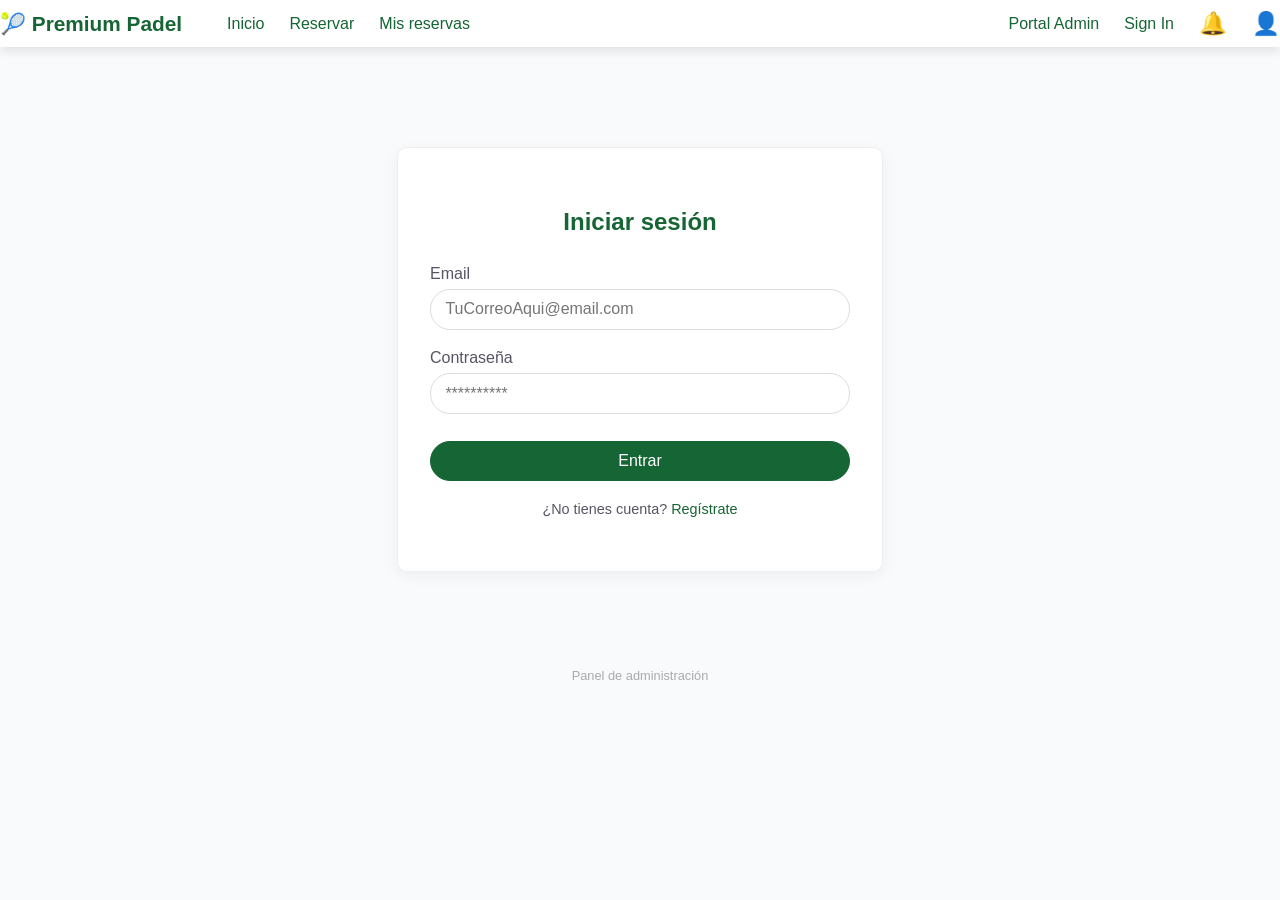
<file: logIn.html>
<!DOCTYPE html>

<html lang="es">

<head>
    <title>Perfil</title>
    <meta charset="UTF-8">
    <meta name="viewport" content="width=device-width, initial-scale=1.0">
    <link rel="stylesheet" href="styles.css">
    <link rel="icon" type="image/png" href="src/Captura de pantalla 2026-04-15 171537.png">
</head>

<body>
    <header class="cabecera">
        <div class="nav-grupo">
            <span class="logo">&#127934 Premium Padel</span>
            <a href="index.html" class="nav-link">Inicio</a>
            <a href="reservas.html" class="nav-link">Reservar</a>
            <a href="misReservas.html" class="nav-link">Mis reservas</a>
        </div>
        <div class="nav-grupo">
            <a href="admin.html" class="nav-link">Portal Admin</a>
            <a href="SignIn.html" class="nav-link"> Sign In</a>
            <a href="notificaciones.html" class="nav-link icono">&#128276</a>
            <a href="perfil.html" class="nav-link icono">&#128100</a>
        </div>
    </header>
    <div class="espacio"></div>
    <div class="login-container">
        <h2>Iniciar sesión</h2>
        
        <form id="loginForm">

            <div class="form-group">
                <label for="email">Email</label>
                <input type="email" id="email" name="email" placeholder="TuCorreoAqui@email.com" required>
            </div>

            <div class="form-group">
                <label for="password">Contraseña</label>
                <input type="password" id="password" name="password" placeholder="**********" required>
            </div>

            <button type="submit" class="btn-login">Entrar</button>
        </form>

        <p class="login-footer">¿No tienes cuenta? <a href="SignIn.html">Regístrate</a></p>
    </div>

    <footer class="footer">
        <a href="admin.html" class="footer-link">Panel de administración</a>
    </footer>

</body>
</html>
</file>
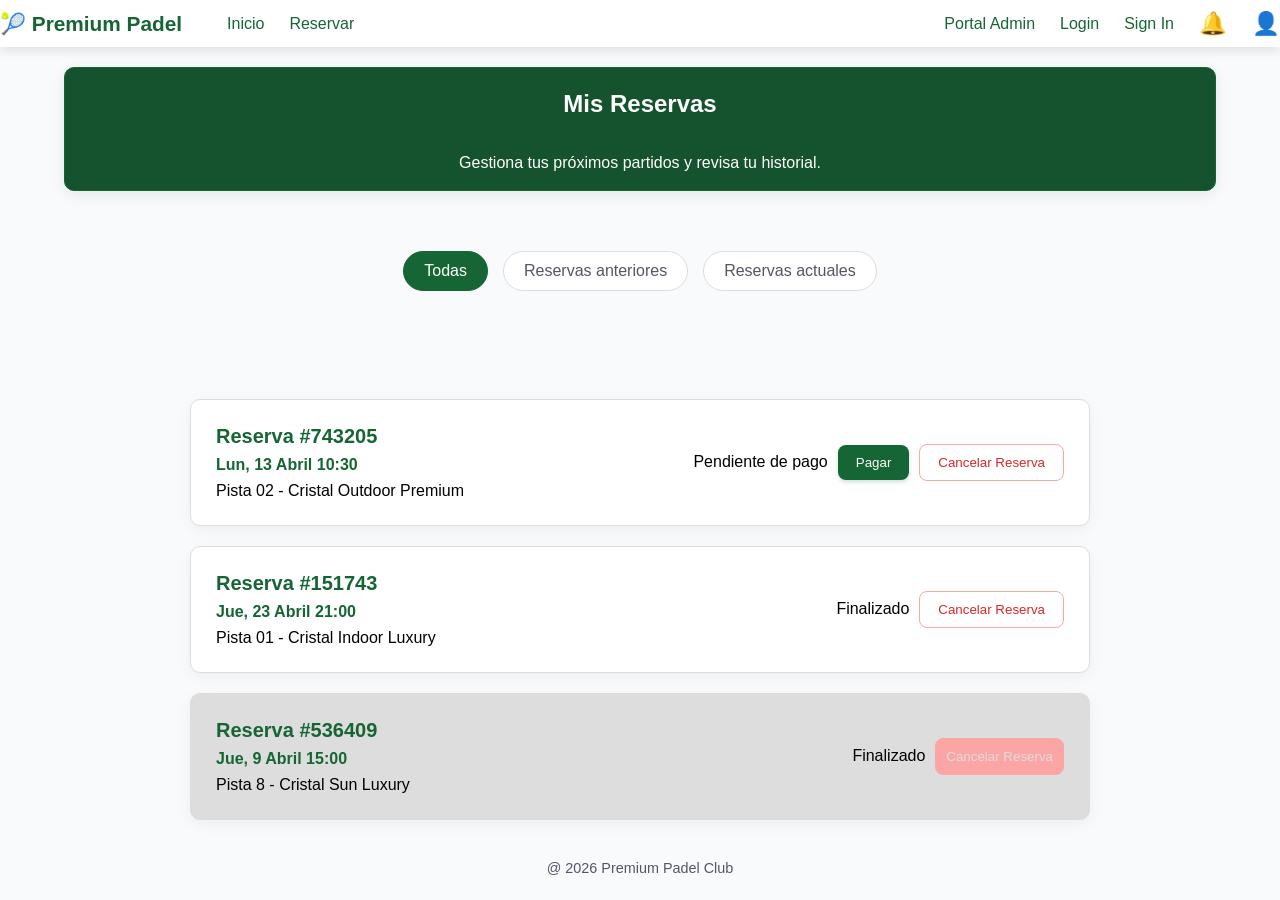
<file: misReservas.html>
<!DOCTYPE html>
<html lang="es">
    <head>
        <title>Mis Reservas</title>
        <meta charset="UTF-8">
        <link rel="stylesheet" href="styles.css">
        <meta name="viewport" content="width=device-width, initial-scale=1.0">
        <link rel="icon" type="image/png" href="src/Captura de pantalla 2026-04-15 171537.png">
    </head>
    <body>
        <header class="cabecera">
            <div class="nav-grupo">
                <span class="logo">&#127934 Premium Padel</span>
                <a href="index.html" class="nav-link">Inicio</a>
                <a href="reservas.html" class="nav-link">Reservar</a>
            </div>
            <div class="nav-grupo">
                <a href="admin.html" class="nav-link">Portal Admin</a>
                <a href="logIn.html" class="nav-link">Login</a>
                <a href="SignIn.html" class="nav-link"> Sign In</a>
                <a href="notificaciones.html" class="nav-link icono">&#128276</a>
                <a href="perfil.html" class="nav-link icono">&#128100</a>
            </div>
        </header>
        <div class="espacio"></div>
        <main class="contenedor-principal">
            <div class="intro">
                <h2>Mis Reservas</h2>
                <p>Gestiona tus próximos partidos y revisa tu historial.</p>
            </div>
            <input type="radio" name="filtro-pistas" id="filtro-todas" checked class="filtro-oculto">
            <input type="radio" name="filtro-pistas" id="filtro-anteriores" class="filtro-oculto">
            <input type="radio" name="filtro-pistas" id="filtro-actuales" class="filtro-oculto">

            <div class="menu-filtros">
                <label for="filtro-todas" class="btn-filtro">Todas</label>
                <label for="filtro-anteriores" class="btn-filtro">Reservas anteriores</label>
                <label for="filtro-actuales" class="btn-filtro">Reservas actuales</label>
            </div>

            <div class="lista-reservas">
                <article class="card-reserva tipo-actual">
                    <div class="reserva-info">
                        <h3>Reserva #743205</h3>
                        <span class="fecha">Lun, 13 Abril 10:30</span>
                        <span class="pista">Pista 02 - Cristal Outdoor Premium</span>
                    </div>
                    <div class="reserva-estado">
                        <span class="estado pendiente">Pendiente de pago</span>
                        <button type="button" class="btn-accion pagar"> Pagar </button>
                        <button type="button" class="btn-cancelar">Cancelar Reserva</button>
                    </div>
                </article>

                <article class="card-reserva tipo-actual">
                    <div class="reserva-info">
                        <h3>Reserva #151743</h3>
                        <span class="fecha">Jue, 23 Abril 21:00</span>
                        <span class="pista">Pista 01 - Cristal Indoor Luxury</span>
                    </div>
                    <div class="reserva-estado">
                        <span class="estado finalizado">Finalizado</span>
                        <button type="button" class="btn-cancelar">Cancelar Reserva</button>
                    </div>
                </article>

                <article class="card-reserva tipo-anterior">
                    <div class="reserva-info">
                        <h3>Reserva #536409</h3>
                        <span class="fecha">Jue, 9 Abril 15:00</span>
                        <span class="pista">Pista 8 - Cristal Sun Luxury</span>
                    </div>
                    <div class="reserva-estado">
                        <span class="estado finalizado">Finalizado</span>
                        <button type="button" class="btn-cancelar-antiguo" disabled>Cancelar Reserva</button>
                    </div>
                </article>
            </div>
        </main>
        <footer class="login-footer">
            <p> @ 2026 Premium Padel Club</p>
        </footer>
    </body>
</html>
</file>
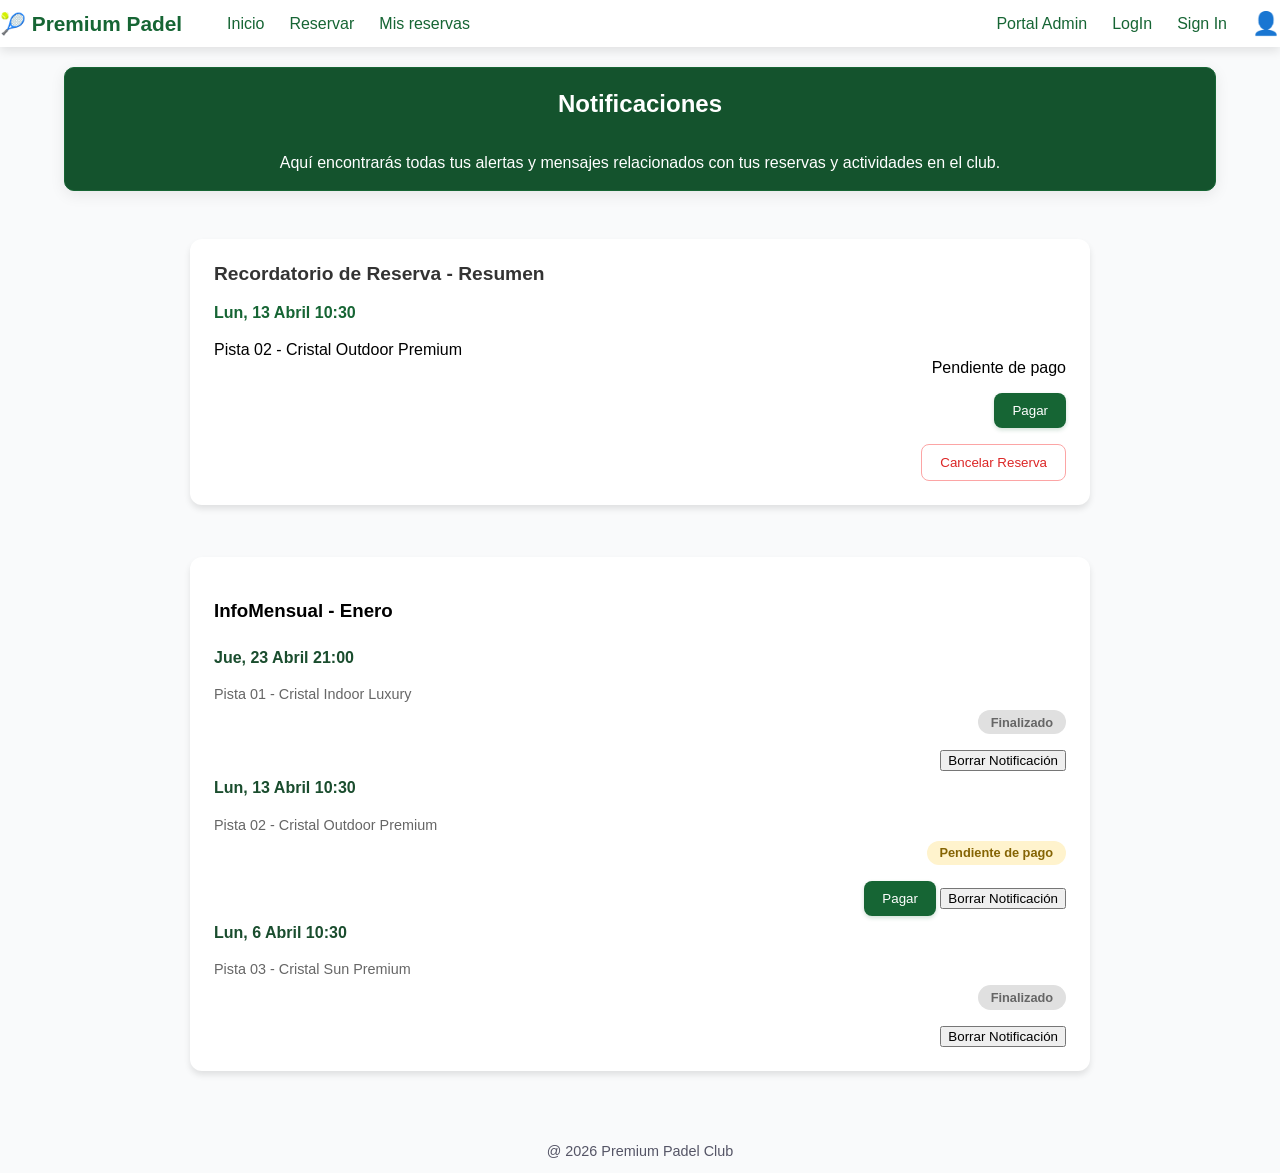
<file: notificaciones.html>
<!DOCTYPE html>
<html lang="es">

<head>
    <title>Notificaciones</title>
    <link rel="stylesheet" href="styles.css">
    <meta charset="UTF-8">
</head>

<body>
    <header class="cabecera">
        <div class="nav-grupo">
            <span class="logo">&#127934 Premium Padel</span>
            <a href="index.html" class="nav-link">Inicio</a>
            <a href="reservas.html" class="nav-link">Reservar</a>
            <a href="misReservas.html" class="nav-link">Mis reservas</a>
        </div>
        <div class="nav-grupo">
            <a href="admin.html" class="nav-link">Portal Admin</a>
            <a href="logIn.html" class="nav-link">LogIn</a>
            <a href="SignIn.html" class="nav-link"> Sign In</a>
            <a href="perfil.html" class="nav-link icono">&#128100</a>
        </div>
    </header>
    <div class="espacio"></div>

    <main class="contenedor-principal">
        <section class="mis-reservas">
            <div class="intro">
                <h2>Notificaciones</h2>
                <p>Aquí encontrarás todas tus alertas y mensajes relacionados con tus reservas y actividades en el club.
                </p>
            </div>

            <div class="lista-reservas">
                <article class="card-notificacion">
                    <div class="notificacion-info">
                        <h3>Recordatorio de Reserva - Resumen</h3>
                        <span class="fecha">Lun, 13 Abril 10:30</span>
                        <span class="pista">Pista 02 - Cristal Outdoor Premium</span>
                    </div>
                    <div class="notificacion-estado">
                        <span class="estado pendiente">Pendiente de pago</span>
                        <button type="button" class="btn-accion pagar"> Pagar </button>
                        <button type="button" class="btn-cancelar">Cancelar Reserva</button>
                    </div>
                </article>
                <article class="card-notificacion">
                    <h3>InfoMensual - Enero</h3>

                    <div class="notificacion-item">
                        <div class="notificacion-info">
                            <span class="fecha-notif">Jue, 23 Abril 21:00</span>
                            <span class="detalle-notif">Pista 01 - Cristal Indoor Luxury</span>
                        </div>
                        <div class="notificacion-estado">
                            <span class="estado-notif finalizado">Finalizado</span>
                            <button type="button" class="btn-borrar">Borrar Notificación</button>
                        </div>
                    </div>

                    <div class="notificacion-item">
                        <div class="notificacion-info">
                            <span class="fecha-notif">Lun, 13 Abril 10:30</span>
                            <span class="detalle-notif">Pista 02 - Cristal Outdoor Premium</span>
                        </div>
                        <div class="notificacion-estado">
                            <span class="estado-notif pendiente">Pendiente de pago</span>
                            <div class="acciones-grupo">
                                <button type="button" class="btn-accion pagar">Pagar</button>
                                <button type="button" class="btn-borrar">Borrar Notificación</button>
                            </div>
                        </div>
                    </div>

                    <div class="notificacion-item">
                        <div class="notificacion-info">
                            <span class="fecha-notif">Lun, 6 Abril 10:30</span>
                            <span class="detalle-notif">Pista 03 - Cristal Sun Premium</span>
                        </div>
                        <div class="notificacion-estado">
                            <span class="estado-notif finalizado">Finalizado</span>
                            <button type="button" class="btn-borrar">Borrar Notificación</button>
                        </div>
                    </div>
                </article>
                <!-- Más notificaciones pueden añadirse aquí -->
            </div>
        </section>


    </main>
    <footer class="login-footer">
        <p>@ 2026 Premium Padel Club</p>
    </footer>
</body>

</html>
</file>
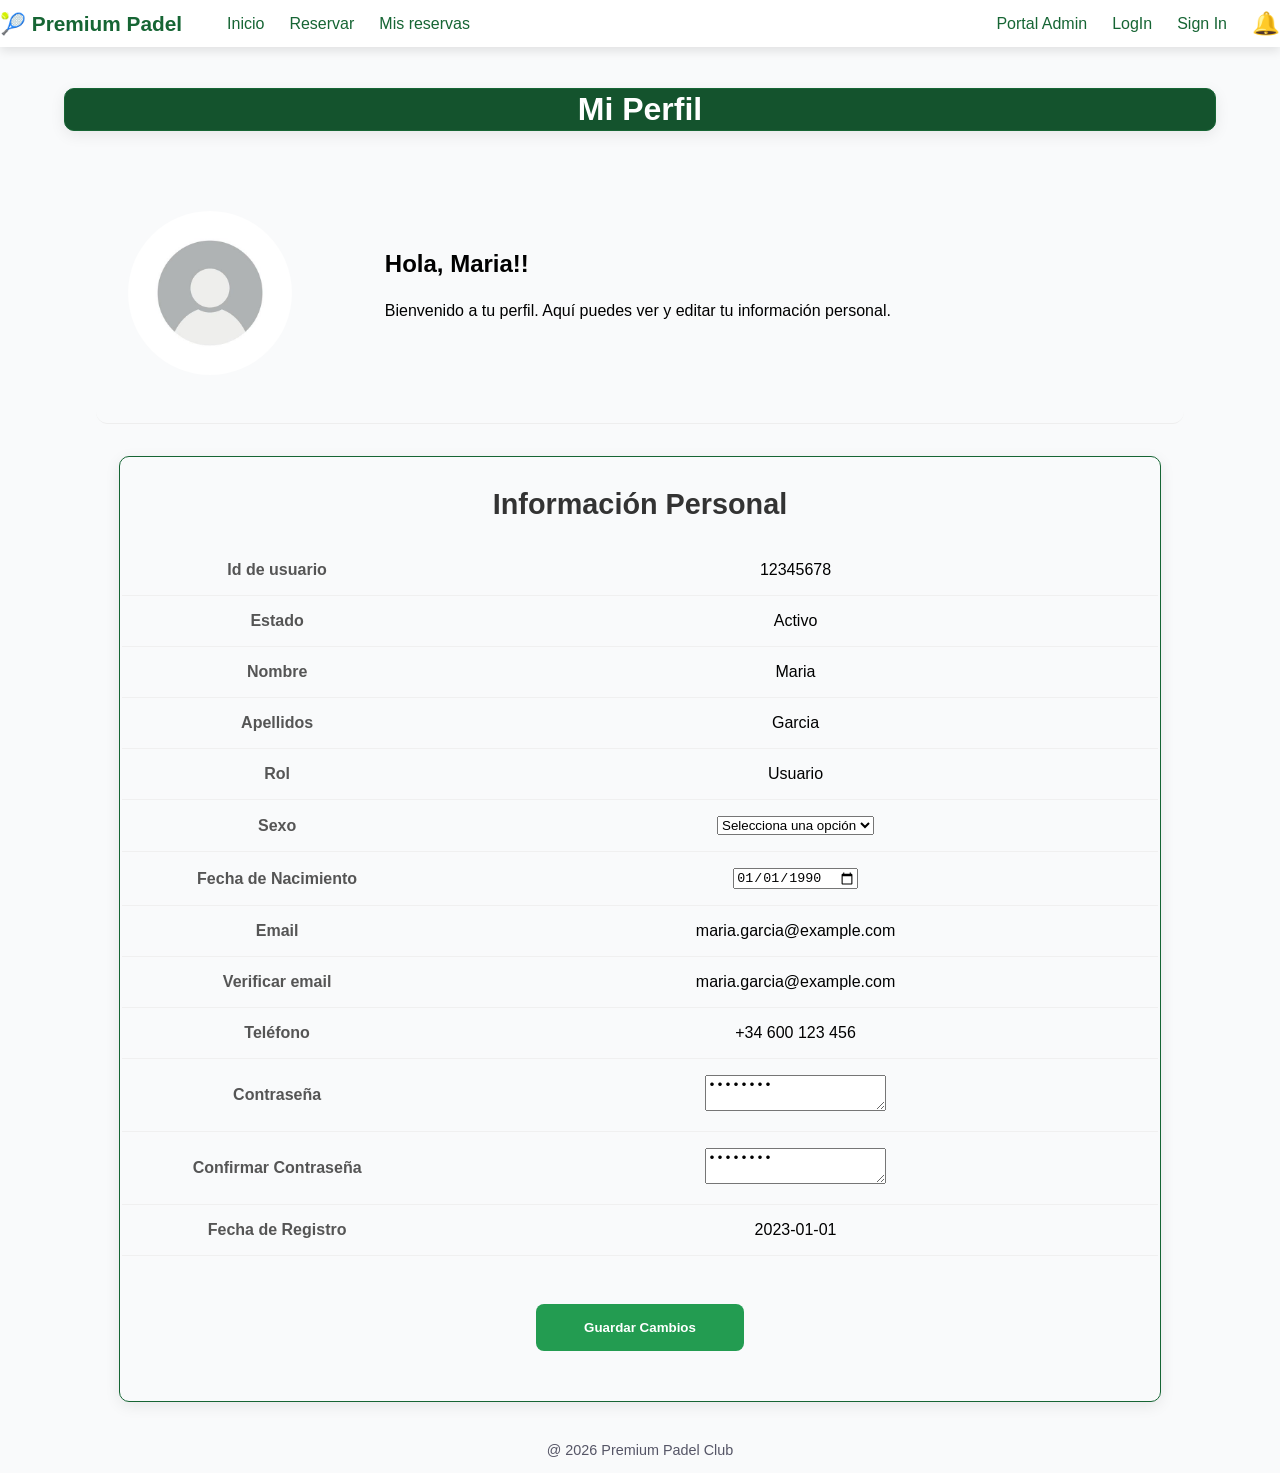
<file: perfil.html>
<!DOCTYPE html>

<html lang="es">

<head>
    <title>Perfil</title>
    <meta charset="UTF-8">
    <meta name="viewport" content="width=device-width, initial-scale=1.0">
    <link rel="stylesheet" href="styles.css">
    <link rel="icon" type="image/png" href="src/Captura de pantalla 2026-04-15 171537.png">
</head>

<body>
    <header class="cabecera">
        <div class="nav-grupo">
            <span class="logo">&#127934 Premium Padel</span>
            <a href="index.html" class="nav-link">Inicio</a>
            <a href="reservas.html" class="nav-link">Reservar</a>
            <a href="misReservas.html" class="nav-link">Mis reservas</a>
        </div>
        <div class="nav-grupo">
            <a href="admin.html" class="nav-link">Portal Admin</a>
            <a href="logIn.html" class="nav-link">LogIn</a>
            <a href="SignIn.html" class="nav-link"> Sign In</a>
            <a href="notificaciones.html" class="nav-link icono">&#128276</a>
        </div>
    </header>
    <div class="espacio"></div>

    <main class="contenedor-principal">
        <h1 class="intro"> Mi Perfil</h1>
        <div class="espacio-perfil">
            <img src="src/icono_perfil_generico.jpg" alt="Foto de perfil" class="foto-perfil">
            <!-- en css redimensionar la imagen y colocarla en la esquina superior derecha -->
            <!--Ir añadiendo las páginas-->
            <!-- en css poner la barra de navegación entre pag web en la parte superior  -->
            <section class="Descripcion-pagina">
                <h2 class="saludo-perfil">Hola, Maria!!</h2>
                <!-- en javascript (entrega 4) poner el nombre del usuario correcto Ahoar es genérico y elegimos Maria -->
                <p>Bienvenido a tu perfil. Aquí puedes ver y editar tu información personal.</p>
            </section>
        </div>

        <section class="informacion-personal">
            <h3>Información Personal</h3>
            <table>
                <tr>
                    <td>Id de usuario</td> <!-- <td> nos permite crear una celda  -->
                    <td>12345678</td>
                </tr>
                <tr>
                    <td>Estado</td>
                    <td>Activo</td>
                </tr>
                <tr>
                    <td>Nombre</td>
                    <td>Maria</td>
                </tr>
                <tr>
                    <td>Apellidos</td>
                    <td>Garcia</td>
                </tr>

                <tr>
                    <td>Rol</td>
                    <td>Usuario</td>
                </tr>
                <tr>
                    <td>Sexo</td>
                    <td>
                        <select name="sexo" class="selector-genero">
                            <option value="" disabled selected>Selecciona una opción</option>
                            <option value="mujer">Mujer</option>
                            <option value="hombre">Hombre</option>
                            <option value="otros">Otros</option>
                        </select>
                    </td> <!--mirar como hacer un selector-->
                </tr>
                <tr>
                    <td>Fecha de Nacimiento</td>
                    <td><input type="date" value="1990-01-01"></td>
                </tr>
                <tr>
                    <td>Email</td>
                    <td>maria.garcia@example.com</td>
                </tr>
                <tr>
                    <td>Verificar email</td>
                    <td>maria.garcia@example.com</td>
                </tr>
                <tr>
                    <td>Teléfono</td>
                    <td>+34 600 123 456</td>
                </tr>
                <tr>
                    <td>Contraseña</td>
                    <td><textarea class="text-area">••••••••</textarea></td>
                </tr>
                <tr>
                    <td>Confirmar Contraseña</td>
                    <td><textarea class="text-area">••••••••</textarea></td>
                </tr>
                <tr>
                    <td>Fecha de Registro</td>
                    <td type="date">2023-01-01</td>
                </tr>


            </table>

            <button class="guardar-cambios">Guardar Cambios</button>
            <!-- en css colocar el botón debajo de la tabla y centrarlo -->
        </section>
    </main>
    <footer class="login-footer">
        <p>@ 2026 Premium Padel Club</p>
    </footer>
</body>

</html>
</file>
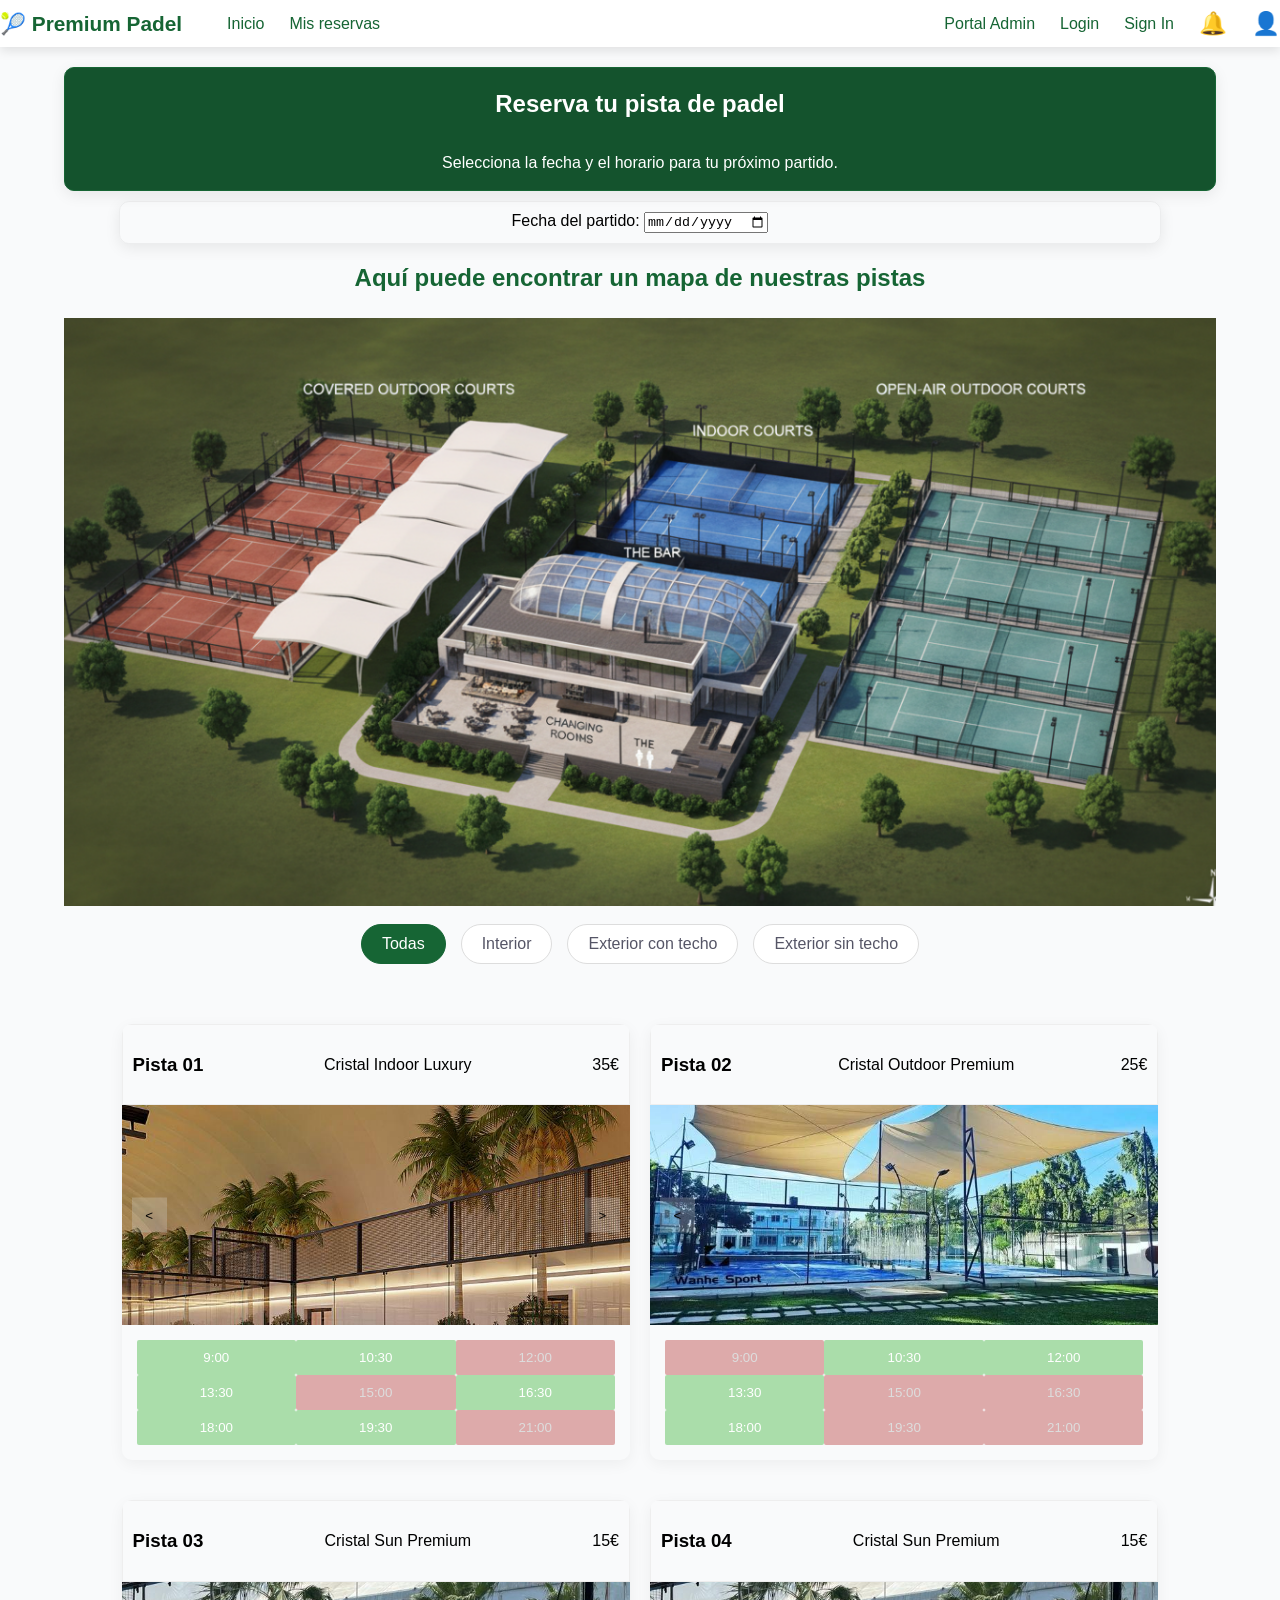
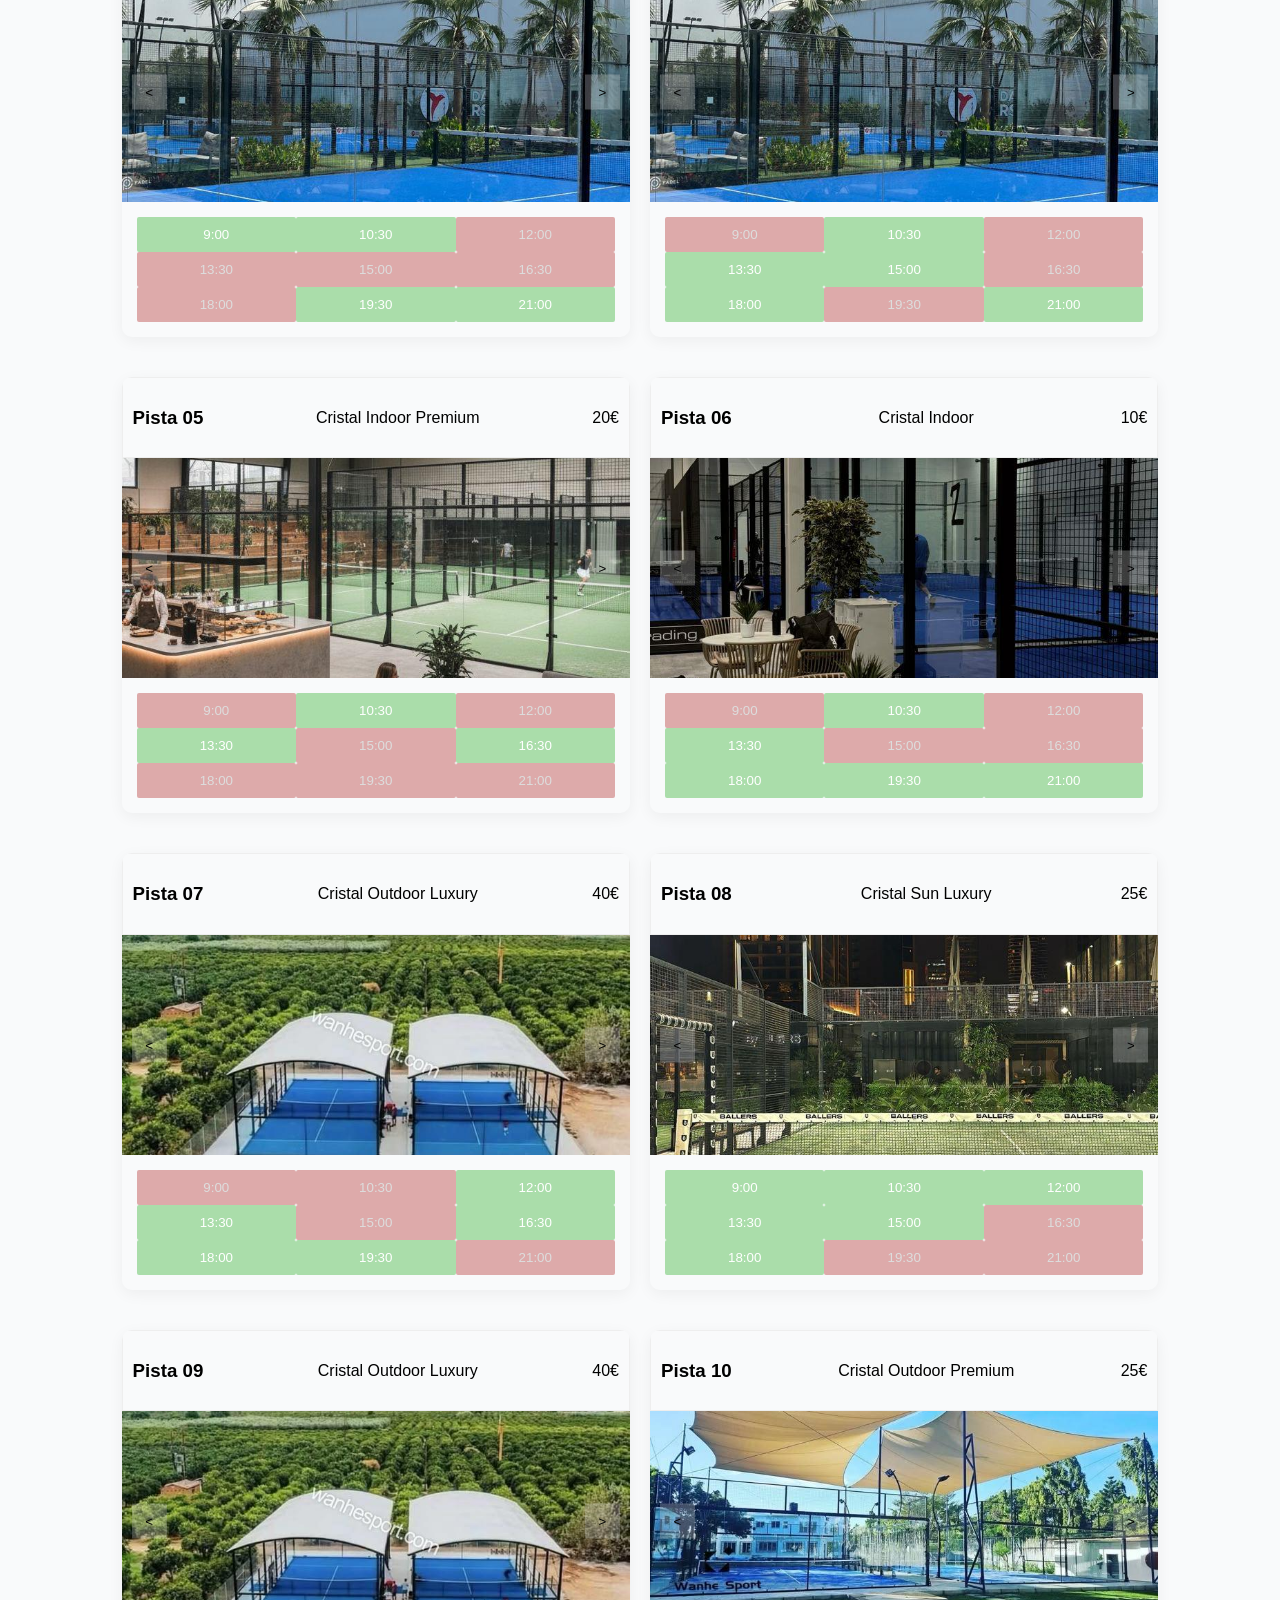
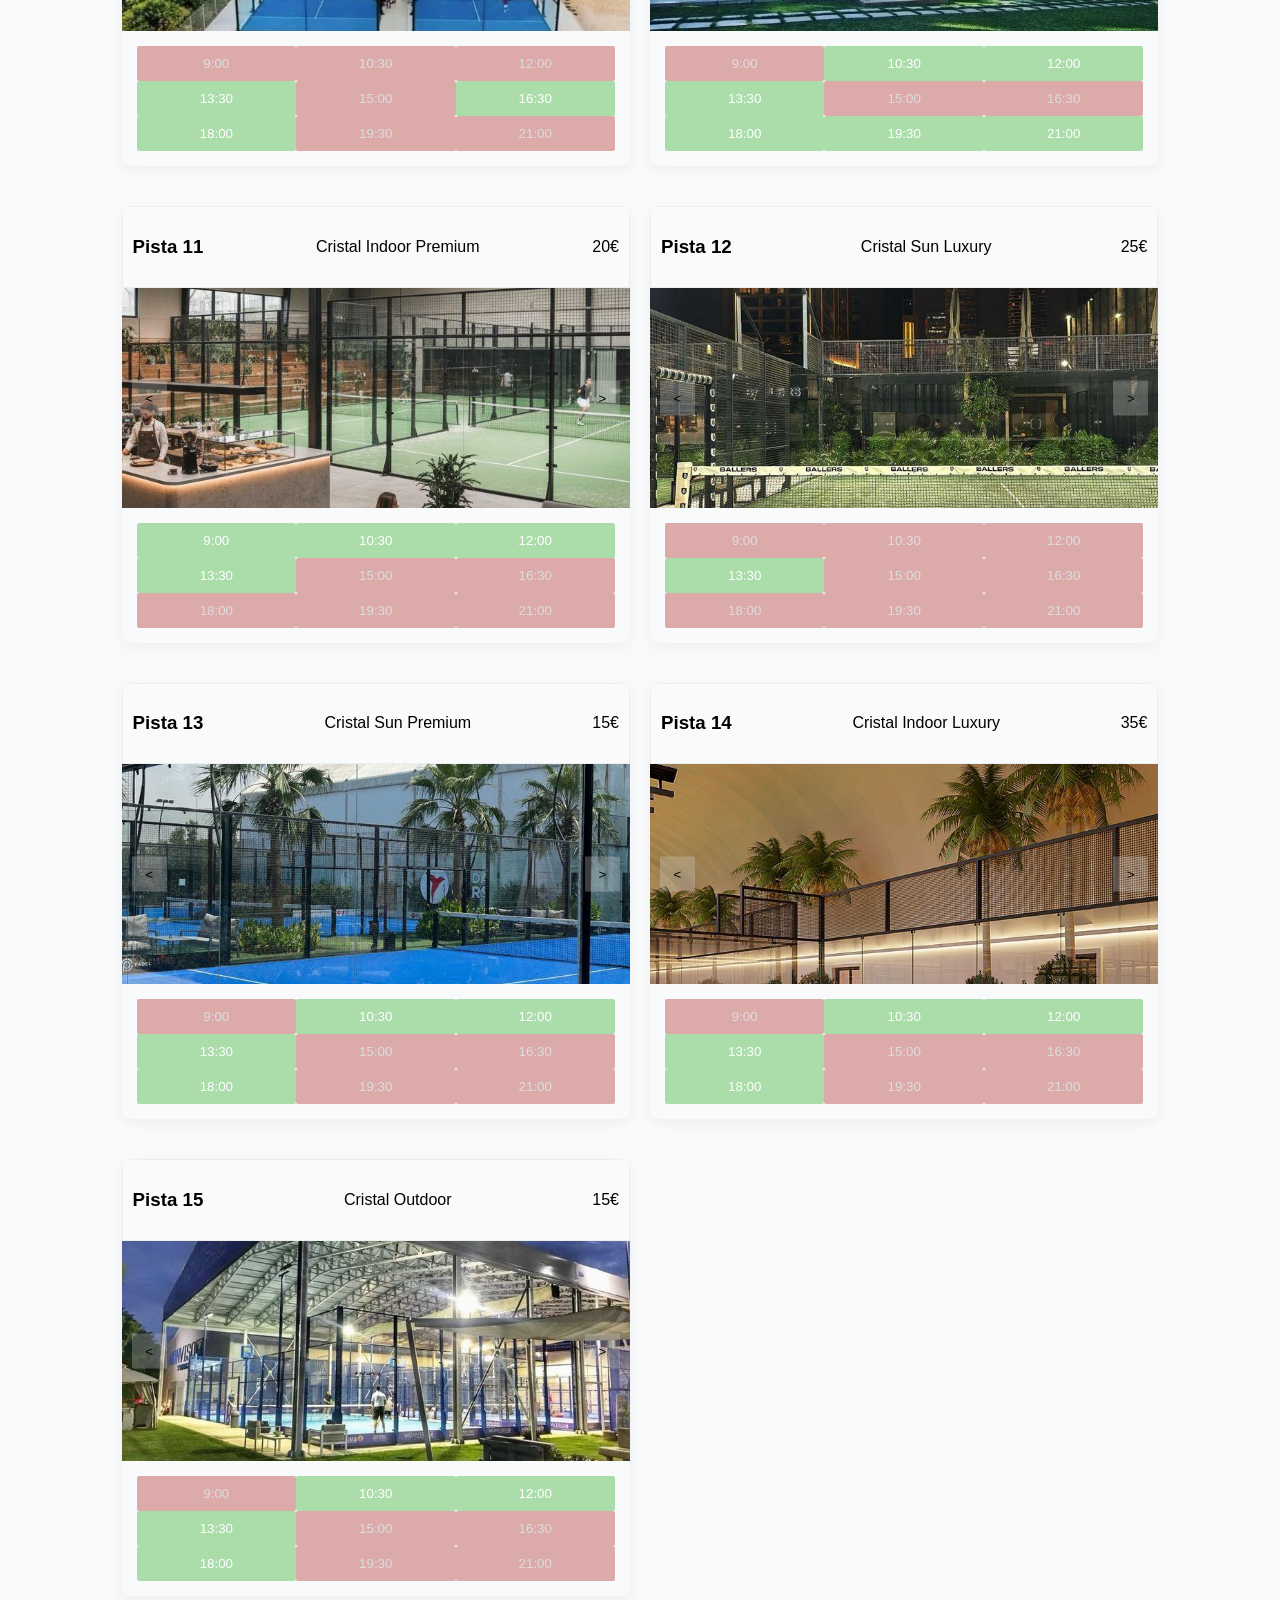
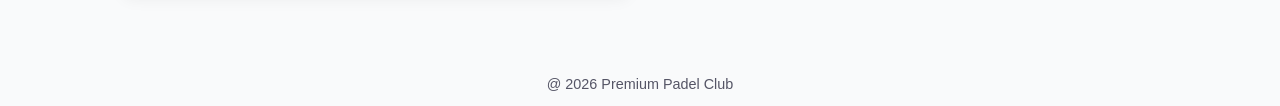
<file: reservas.html>
<!DOCTYPE html>
<html lang="es">
    <head>
        <meta charset="UTF-8">
        <title>Reservar pista</title>
        <link rel="stylesheet" href="styles.css">
        <link rel="icon" type="image/png" href="src/Captura de pantalla 2026-04-15 171537.png">
        <meta name="viewport" content="width=device-width, initial-scale=1.0">
    </head>
    <body>
        <header class="cabecera">
            <div class="nav-grupo">
                <span class="logo">&#127934 Premium Padel</span>
                <a href="index.html" class="nav-link">Inicio</a>
                <a href="misReservas.html" class="nav-link">Mis reservas</a>
            </div>
            <div class="nav-grupo">
                <a href="admin.html" class="nav-link">Portal Admin</a>
                <a href="logIn.html" class="nav-link">Login</a>
                <a href="SignIn.html" class="nav-link"> Sign In</a>
                <a href="notificaciones.html" class="nav-link icono">&#128276</a>
                <a href="perfil.html" class="nav-link icono">&#128100</a>
            </div>
        </header>
        <div class="espacio"></div>
        <main class="contenedor-principal">
            <div class="intro">
                <h2>Reserva tu pista de padel</h2>
                <p class="subtitulo">Selecciona la fecha y el horario para tu próximo partido.</p>
            </div>

            <div class="fecha-reserva">
                <form>
                    <label for="reserva">Fecha del partido: </label>
                    <input type="date" id="reserva" name="reserva">
                </form>
            </div>

            <div class="mapa">
                <h2>Aquí puede encontrar un mapa de nuestras pistas</h2>
                <img src="src/mapa.png" alt="mapa">
            </div>

            <input type="radio" name="filtro-pistas" id="filtro-todas" checked class="filtro-oculto">
            <input type="radio" name="filtro-pistas" id="filtro-interior" class="filtro-oculto">
            <input type="radio" name="filtro-pistas" id="filtro-techo" class="filtro-oculto">
            <input type="radio" name="filtro-pistas" id="filtro-sin" class="filtro-oculto">

            <div class="menu-filtros">
                <label for="filtro-todas" class="btn-filtro">Todas</label>
                <label for="filtro-interior" class="btn-filtro">Interior</label>
                <label for="filtro-techo" class="btn-filtro">Exterior con techo</label>
                <label for="filtro-sin" class="btn-filtro">Exterior sin techo</label>
            </div>

            <div class="pistas">
                <article class="card tipo-interior">
                    <div class="info-pist">
                        <h3>Pista 01</h3>
                        <span class="tipo-pist">Cristal Indoor Luxury</span>
                        <span class="precio-pist">35€</span>
                    </div>
                    <div class="imagen-pist">
                        <button type="button" class="pasar-derecha flecha">></button>
                        <button type="button" class="pasar-izquierda flecha"><</button>

                        <img src="src/Imagen7.jpeg" alt="pista interior" class="foto-principal">
                        <img src="src/Imagen3.jpeg" alt="pista 3D" class="foto-secundaria">
                    </div>
                    <div class="horarios">
                        <button class="hora-disponible">9:00</button>
                        <button class="hora-disponible">10:30</button>
                        <button class="hora-ocupada" disabled>12:00</button>
                        <button class="hora-disponible">13:30</button>
                        <button class="hora-ocupada" disabled>15:00</button>
                        <button class="hora-disponible">16:30</button>
                        <button class="hora-disponible">18:00</button>
                        <button class="hora-disponible">19:30</button>
                        <button class="hora-ocupada" disabled>21:00</button>
                    </div>
                </article>

                <article class="card tipo-techo">
                    <div class="info-pist">
                        <h3>Pista 02</h3>
                        <span class="tipo-pist">Cristal Outdoor Premium</span>
                    <span class="precio-pist">25€</span>
                    </div>
                    <div class="imagen-pist">
                        <button type="button" class="pasar-derecha flecha">></button>
                        <button type="button" class="pasar-izquierda flecha"><</button>

                        <img src="src/Imagen9.jpeg" alt="pista interior" class="foto-principal">
                        <img src="src/Imagen10.jpeg" alt="pista 3D" class="foto-secundaria">
                    </div>
                    <div class="horarios">
                        <button class="hora-ocupada" disabled>9:00</button>
                        <button class="hora-disponible">10:30</button>
                        <button class="hora-disponible">12:00</button>
                        <button class="hora-disponible">13:30</button>
                        <button class="hora-ocupada" disabled>15:00</button>
                        <button class="hora-ocupada" disabled>16:30</button>
                        <button class="hora-disponible">18:00</button>
                        <button class="hora-ocupada" disabled>19:30</button>
                        <button class="hora-ocupada" disabled>21:00</button>
                    </div>
                </article>

                <article class="card tipo-sin">
                    <div class="info-pist">
                        <h3>Pista 03</h3>
                        <span class="tipo-pist">Cristal Sun Premium</span>
                    <span class="precio-pist">15€</span>
                    </div>
                    <div class="imagen-pist">
                        <button type="button" class="pasar-derecha flecha">></button>
                        <button type="button" class="pasar-izquierda flecha"><</button>

                        <img src="src/Imagen5.jpeg" alt="pista interior" class="foto-principal">
                        <img src="src/Imagen4.jpeg" alt="pista 3D" class="foto-secundaria">
                    </div>
                    <div class="horarios">
                        <button class="hora-disponible">9:00</button>
                        <button class="hora-disponible">10:30</button>
                        <button class="hora-ocupada" disabled>12:00</button>
                        <button class="hora-ocupada" disabled>13:30</button>
                        <button class="hora-ocupada" disabled>15:00</button>
                        <button class="hora-ocupada" disabled>16:30</button>
                        <button class="hora-ocupada" disabled>18:00</button>
                        <button class="hora-disponible">19:30</button>
                        <button class="hora-disponible">21:00</button>
                    </div>
                </article>

                <article class="card tipo-sin">
                    <div class="info-pist">
                        <h3>Pista 04</h3>
                        <span class="tipo-pist">Cristal Sun Premium</span>
                        <span class="precio-pist">15€</span>
                    </div>
                    <div class="imagen-pist">
                        <button type="button" class="pasar-derecha flecha">></button>
                        <button type="button" class="pasar-izquierda flecha"><</button>

                        <img src="src/Imagen5.jpeg" alt="pista interior" class="foto-principal">
                        <img src="src/Imagen4.jpeg" alt="pista 3D" class="foto-secundaria">
                    </div>
                    <div class="horarios">
                        <button class="hora-ocupada" disabled>9:00</button>
                        <button class="hora-disponible">10:30</button>
                        <button class="hora-ocupada" disabled>12:00</button>
                        <button class="hora-disponible">13:30</button>
                        <button class="hora-disponible">15:00</button>
                        <button class="hora-ocupada" disabled>16:30</button>
                        <button class="hora-disponible">18:00</button>
                        <button class="hora-ocupada" disabled>19:30</button>
                        <button class="hora-disponible">21:00</button>
                    </div>
                </article>

                <article class="card tipo-interior">
                    <div class="info-pist">
                        <h3>Pista 05</h3>
                        <span class="tipo-pist">Cristal Indoor Premium</span>
                    <span class="precio-pist">20€</span>
                    </div>
                    <div class="imagen-pist">
                        <button type="button" class="pasar-derecha flecha">></button>
                        <button type="button" class="pasar-izquierda flecha"><</button>

                        <img src="src/Imagen6.jpeg" alt="pista interior" class="foto-principal">
                        <img src="src/Imagen3.jpeg" alt="pista 3D" class="foto-secundaria">
                    </div>
                    <div class="horarios">
                        <button class="hora-ocupada" disabled>9:00</button>
                        <button class="hora-disponible">10:30</button>
                        <button class="hora-ocupada" disabled>12:00</button>
                        <button class="hora-disponible">13:30</button>
                        <button class="hora-ocupada" disabled>15:00</button>
                        <button class="hora-disponible">16:30</button>
                        <button class="hora-ocupada" disabled>18:00</button>
                        <button class="hora-ocupada" disabled>19:30</button>
                        <button class="hora-ocupada" disabled>21:00</button>
                    </div>
                </article>

                <article class="card tipo-interior">
                    <div class="info-pist">
                        <h3>Pista 06</h3>
                        <span class="tipo-pist">Cristal Indoor</span>
                    <span class="precio-pist">10€</span>
                    </div>
                    <div class="imagen-pist">
                        <button type="button" class="pasar-derecha flecha">></button>
                        <button type="button" class="pasar-izquierda flecha"><</button>

                        <img src="src/Imagen3.jpeg" alt="pista interior" class="foto-principal">
                        <img src="src/Imagen2.jpeg" alt="pista 3D" class="foto-secundaria">
                    </div>
                    <div class="horarios">
                        <button class="hora-ocupada" disabled>9:00</button>
                        <button class="hora-disponible">10:30</button>
                        <button class="hora-ocupada" disabled>12:00</button>
                        <button class="hora-disponible">13:30</button>
                        <button class="hora-ocupada" disabled>15:00</button>
                        <button class="hora-ocupada" disabled>16:30</button>
                        <button class="hora-disponible">18:00</button>
                        <button class="hora-disponible">19:30</button>
                        <button class="hora-disponible">21:00</button>
                    </div>
                </article>

                <article class="card tipo-techo">
                    <div class="info-pist">
                        <h3>Pista 07</h3>
                        <span class="tipo-pist">Cristal Outdoor Luxury</span>
                    <span class="precio-pist">40€</span>
                    </div>
                    <div class="imagen-pist">
                        <button type="button" class="pasar-derecha flecha">></button>
                        <button type="button" class="pasar-izquierda flecha"><</button>

                        <img src="src/Imagen8.jpeg" alt="pista interior" class="foto-principal">
                        <img src="src/Imagen9.jpeg" alt="pista 3D" class="foto-secundaria">
                    </div>
                    <div class="horarios">
                        <button class="hora-ocupada" disabled>9:00</button>
                        <button class="hora-ocupada" disabled>10:30</button>
                        <button class="hora-disponible">12:00</button>
                        <button class="hora-disponible">13:30</button>
                        <button class="hora-ocupada" disabled>15:00</button>
                        <button class="hora-disponible">16:30</button>
                        <button class="hora-disponible">18:00</button>
                        <button class="hora-disponible">19:30</button>
                        <button class="hora-ocupada" disabled>21:00</button>
                    </div>
                </article>

                <article class="card tipo-sin">
                    <div class="info-pist">
                        <h3>Pista 08</h3>
                        <span class="tipo-pist">Cristal Sun Luxury</span>
                    <span class="precio-pist">25€</span>
                    </div>
                    <div class="imagen-pist">
                        <button type="button" class="pasar-derecha flecha">></button>
                        <button type="button" class="pasar-izquierda flecha"><</button>

                        <img src="src/Imagen1.png" alt="pista interior" class="foto-principal">
                        <img src="src/Imagen4.jpeg" alt="pista 3D" class="foto-secundaria">
                    </div>
                    <div class="horarios">
                        <button class="hora-disponible">9:00</button>
                        <button class="hora-disponible">10:30</button>
                        <button class="hora-disponible">12:00</button>
                        <button class="hora-disponible">13:30</button>
                        <button class="hora-disponible">15:00</button>
                        <button class="hora-ocupada" disabled>16:30</button>
                        <button class="hora-disponible">18:00</button>
                        <button class="hora-ocupada" disabled>19:30</button>
                        <button class="hora-ocupada" disabled>21:00</button>
                    </div>
                </article>

                <article class="card tipo-techo">
                    <div class="info-pist">
                        <h3>Pista 09</h3>
                        <span class="tipo-pist">Cristal Outdoor Luxury</span>
                    <span class="precio-pist">40€</span>
                    </div>
                    <div class="imagen-pist">
                        <button type="button" class="pasar-derecha flecha">></button>
                        <button type="button" class="pasar-izquierda flecha"><</button>

                        <img src="src/Imagen8.jpeg" alt="pista interior" class="foto-principal">
                        <img src="src/Imagen10.jpeg" alt="pista 3D" class="foto-secundaria">
                    </div>
                    <div class="horarios">
                        <button class="hora-ocupada" disabled>9:00</button>
                        <button class="hora-ocupada" disabled>10:30</button>
                        <button class="hora-ocupada" disabled>12:00</button>
                        <button class="hora-disponible">13:30</button>
                        <button class="hora-ocupada" disabled>15:00</button>
                        <button class="hora-disponible">16:30</button>
                        <button class="hora-disponible">18:00</button>
                        <button class="hora-ocupada" disabled>19:30</button>
                        <button class="hora-ocupada" disabled>21:00</button>
                    </div>
                </article>

                <article class="card tipo-techo">
                    <div class="info-pist">
                        <h3>Pista 10</h3>
                        <span class="tipo-pist">Cristal Outdoor Premium</span>
                    <span class="precio-pist">25€</span>
                    </div>
                    <div class="imagen-pist">
                        <button type="button" class="pasar-derecha flecha">></button>
                        <button type="button" class="pasar-izquierda flecha"><</button>

                        <img src="src/Imagen9.jpeg" alt="pista interior" class="foto-principal">
                        <img src="src/Imagen10.jpeg" alt="pista 3D" class="foto-secundaria">
                    </div>
                    <div class="horarios">
                        <button class="hora-ocupada" disabled>9:00</button>
                        <button class="hora-disponible">10:30</button>
                        <button class="hora-disponible">12:00</button>
                        <button class="hora-disponible">13:30</button>
                        <button class="hora-ocupada" disabled>15:00</button>
                        <button class="hora-ocupada" disabled>16:30</button>
                        <button class="hora-disponible">18:00</button>
                        <button class="hora-disponible">19:30</button>
                        <button class="hora-disponible">21:00</button>
                    </div>
                </article>

                <article class="card tipo-interior">
                    <div class="info-pist">
                        <h3>Pista 11</h3>
                        <span class="tipo-pist">Cristal Indoor Premium</span>
                    <span class="precio-pist">20€</span>
                    </div>
                    <div class="imagen-pist">
                        <button type="button" class="pasar-derecha flecha">></button>
                        <button type="button" class="pasar-izquierda flecha"><</button>

                        <img src="src/Imagen6.jpeg" alt="pista interior" class="foto-principal">
                        <img src="src/Imagen3.jpeg" alt="pista 3D" class="foto-secundaria">
                    </div>
                    <div class="horarios">
                        <button class="hora-disponible">9:00</button>
                        <button class="hora-disponible">10:30</button>
                        <button class="hora-disponible">12:00</button>
                        <button class="hora-disponible">13:30</button>
                        <button class="hora-ocupada" disabled>15:00</button>
                        <button class="hora-ocupada" disabled>16:30</button>
                        <button class="hora-ocupada" disabled>18:00</button>
                        <button class="hora-ocupada" disabled>19:30</button>
                        <button class="hora-ocupada" disabled>21:00</button>
                    </div>
                </article>


                <article class="card tipo-sin">
                    <div class="info-pist">
                        <h3>Pista 12</h3>
                        <span class="tipo-pist">Cristal Sun Luxury</span>
                    <span class="precio-pist">25€</span>
                    </div>
                    <div class="imagen-pist">
                        <button type="button" class="pasar-derecha flecha">></button>
                        <button type="button" class="pasar-izquierda flecha"><</button>

                        <img src="src/Imagen1.png" alt="pista interior" class="foto-principal">
                        <img src="src/Imagen4.jpeg" alt="pista 3D" class="foto-secundaria">
                    </div>
                    <div class="horarios">
                        <button class="hora-ocupada" disabled>9:00</button>
                        <button class="hora-ocupada" disabled>10:30</button>
                        <button class="hora-ocupada" disabled>12:00</button>
                        <button class="hora-disponible">13:30</button>
                        <button class="hora-ocupada" disabled>15:00</button>
                        <button class="hora-ocupada" disabled>16:30</button>
                        <button class="hora-ocupada" disabled>18:00</button>
                        <button class="hora-ocupada" disabled>19:30</button>
                        <button class="hora-ocupada" disabled>21:00</button>
                    </div>
                </article>

                <article class="card tipo-sin">
                    <div class="info-pist">
                        <h3>Pista 13</h3>
                        <span class="tipo-pist">Cristal Sun Premium</span>
                    <span class="precio-pist">15€</span>
                    </div>
                    <div class="imagen-pist">
                        <button type="button" class="pasar-derecha flecha">></button>
                        <button type="button" class="pasar-izquierda flecha"><</button>

                        <img src="src/Imagen5.jpeg" alt="pista interior" class="foto-principal">
                        <img src="src/Imagen4.jpeg" alt="pista 3D" class="foto-secundaria">
                    </div>
                    <div class="horarios">
                        <button class="hora-ocupada" disabled>9:00</button>
                        <button class="hora-disponible">10:30</button>
                        <button class="hora-disponible">12:00</button>
                        <button class="hora-disponible">13:30</button>
                        <button class="hora-ocupada" disabled>15:00</button>
                        <button class="hora-ocupada" disabled>16:30</button>
                        <button class="hora-disponible">18:00</button>
                        <button class="hora-ocupada" disabled>19:30</button>
                        <button class="hora-ocupada" disabled>21:00</button>
                    </div>
                </article>

                <article class="card tipo-interior">
                    <div class="info-pist">
                        <h3>Pista 14</h3>
                        <span class="tipo-pist">Cristal Indoor Luxury</span>
                    <span class="precio-pist">35€</span>
                    </div>
                    <div class="imagen-pist">
                        <button type="button" class="pasar-derecha flecha">></button>
                        <button type="button" class="pasar-izquierda flecha"><</button>

                        <img src="src/Imagen7.jpeg" alt="pista interior" class="foto-principal">
                        <img src="src/Imagen3.jpeg" alt="pista 3D" class="foto-secundaria">
                    </div>
                    <div class="horarios">
                        <button class="hora-ocupada" disabled>9:00</button>
                        <button class="hora-disponible">10:30</button>
                        <button class="hora-disponible">12:00</button>
                        <button class="hora-disponible">13:30</button>
                        <button class="hora-ocupada" disabled>15:00</button>
                        <button class="hora-ocupada" disabled>16:30</button>
                        <button class="hora-disponible">18:00</button>
                        <button class="hora-ocupada" disabled>19:30</button>
                        <button class="hora-ocupada" disabled>21:00</button>
                    </div>
                </article>

                <article class="card tipo-techo">
                    <div class="info-pist">
                        <h3>Pista 15</h3>
                        <span class="tipo-pist">Cristal Outdoor</span>
                    <span class="precio-pist">15€</span>
                    </div>
                    <div class="imagen-pist">
                        <button type="button" class="pasar-derecha flecha">></button>
                        <button type="button" class="pasar-izquierda flecha"><</button>

                        <img src="src/Imagen11.jpeg" alt="pista interior" class="foto-principal">
                        <img src="src/Imagen10.jpeg" alt="pista 3D" class="foto-secundaria">
                    </div>
                    <div class="horarios">
                        <button class="hora-ocupada" disabled>9:00</button>
                        <button class="hora-disponible">10:30</button>
                        <button class="hora-disponible">12:00</button>
                        <button class="hora-disponible">13:30</button>
                        <button class="hora-ocupada" disabled>15:00</button>
                        <button class="hora-ocupada" disabled>16:30</button>
                        <button class="hora-disponible">18:00</button>
                        <button class="hora-ocupada" disabled>19:30</button>
                        <button class="hora-ocupada" disabled>21:00</button>
                    </div>
                </article>
            </div>
            
        </main>

    </body>
    <footer class="login-footer">
            <p>@ 2026 Premium Padel Club</p>
        </footer>
</html>
</file>
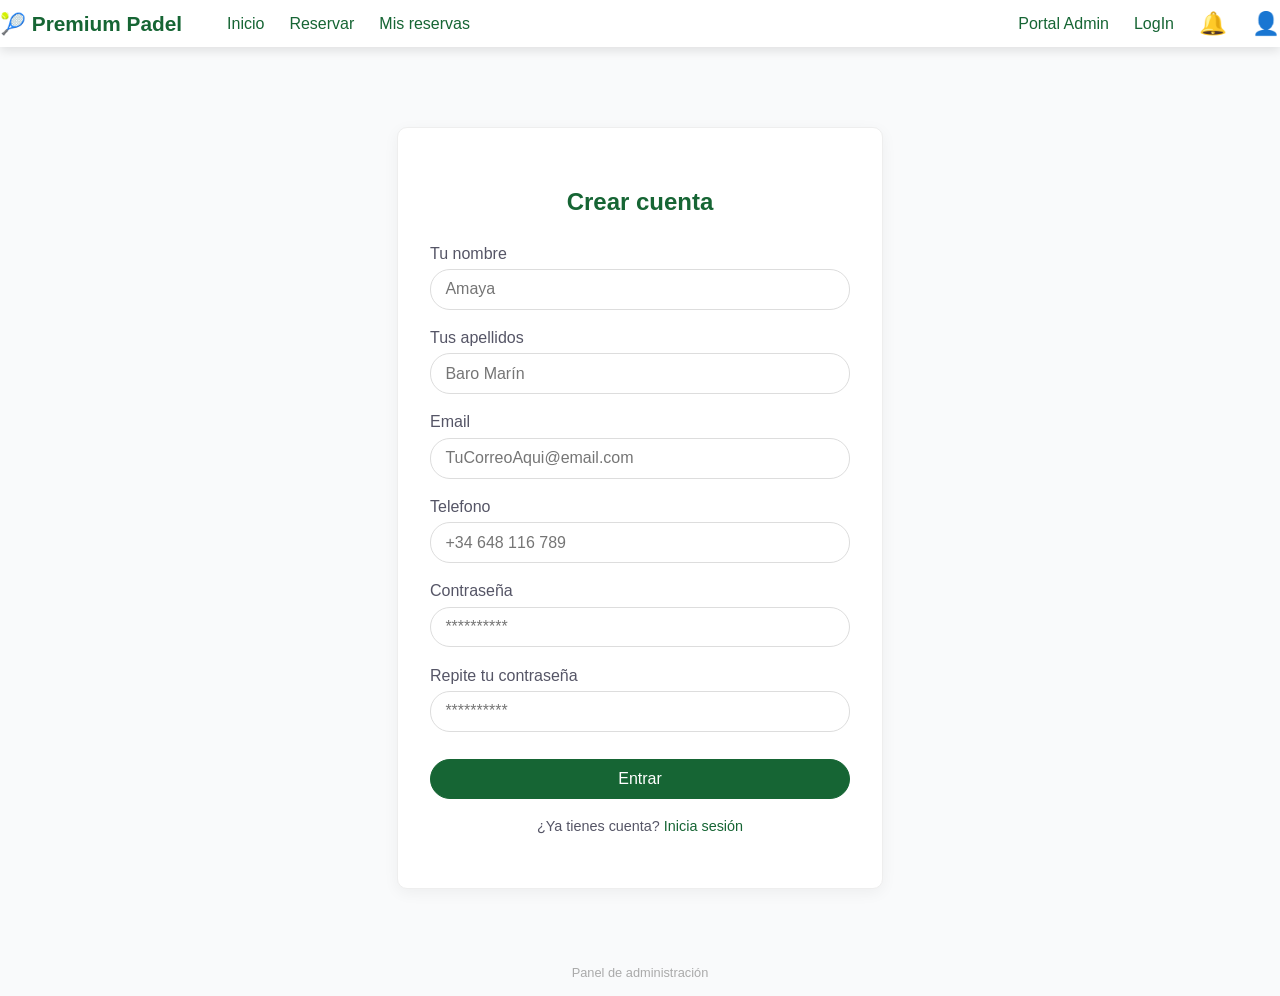
<file: SignIn.html>
<!DOCTYPE html>

<html lang="es">

<head>
    <title>Perfil</title>
    <meta charset="UTF-8">
    <meta name="viewport" content="width=device-width, initial-scale=1.0">
    <link rel="stylesheet" href="styles.css">
    <link rel="icon" type="image/png" href="src/Captura de pantalla 2026-04-15 171537.png">
</head>

<body>
    <header class="cabecera">
        <div class="nav-grupo">
            <span class="logo">&#127934 Premium Padel</span>
            <a href="index.html" class="nav-link">Inicio</a>
            <a href="reservas.html" class="nav-link">Reservar</a>
            <a href="misReservas.html" class="nav-link">Mis reservas</a>
        </div>
        <div class="nav-grupo">
            <a href="admin.html" class="nav-link">Portal Admin</a>
            <a href="logIn.html" class="nav-link"> LogIn</a>
            <a href="notificaciones.html" class="nav-link icono">&#128276</a>
            <a href="perfil.html" class="nav-link icono">&#128100</a>
        </div>
    </header>
        <div class="espacio"></div>
    <div class="Signin-container">
        <h2>Crear cuenta</h2>
        
        <form id="SigninForm">
            
            <div class="form-group">
                <label for="Nombre">Tu nombre</label>
                <input type="Nombre" id="Nombre" name="Nombre" placeholder="Amaya" required>
            </div>

            <div class="form-group">
                <label for="Apellidos">Tus apellidos</label>
                <input type="Apellidos" id="Apellidos" name="Apellidos" placeholder="Baro Marín" required>
            </div>

            <div class="form-group">
                <label for="email">Email</label>
                <input type="email" id="email" name="email" placeholder="TuCorreoAqui@email.com" required>
            </div>

            <div class="form-group">
                <label for="telefono">Telefono</label>
                <input type="telefono" id="telefono" name="telefono" placeholder="+34 648 116 789" required>
            </div>

            <div class="form-group">
                <label for="password">Contraseña</label>
                <input type="password" id="password" name="password" placeholder="**********" required>
            </div>

            <div class="form-group">
                <label for="password">Repite tu contraseña</label>
                <input type="password" id="password" name="password" placeholder="**********" required>
            </div>

            <button type="submit" class="btn-login">Entrar</button>
        </form>

        <p class="login-footer">¿Ya tienes cuenta? <a href="logIn.html">Inicia sesión</a></p>
    </div>

    <footer class="footer">
        <a href="admin.html" class="footer-link">Panel de administración</a>
    </footer>

</body>
</html>
</file>
<file: styles.css>
.contenedor-principal{
    width: 90%;
    max-width: 1240px;
    margin: 0 auto 40px auto;
}

.mapa{
    width: 100%;
    height:600px;
    margin-bottom: 30px;
}

.mapa img{
    width: 100%;
    height: 100%;
    object-fit: contain;
    padding-bottom: 30px;
}

.mapa h2{
    color: #166534;
    text-align: center;
}


.filtro-oculto{
    display: none;
}

.menu-filtros{
    display: flex;
    justify-content: center;
    gap: 15px;
    margin: 60px 10px;
    flex-wrap: wrap;
}

.btn-filtro{
    padding: 10px 20px;
    background-color: #fff;
    border: 1px solid #ddd;
    border-radius: 20px;
    cursor: pointer;
    font-weight: 500;
    color: #556;
    transition: all 0.3s ease;
}

.btn-filtro:hover{
    border-color: #166534;
    color:#166534;
}

#filtro-todas:checked ~ .menu-filtros label[for="filtro-todas"],
#filtro-interior:checked ~ .menu-filtros label[for="filtro-interior"],
#filtro-techo:checked ~ .menu-filtros label[for="filtro-techo"],
#filtro-sin:checked ~ .menu-filtros label[for="filtro-sin"],
#filtro-actuales:checked ~ .menu-filtros label[for="filtro-actuales"],
#filtro-anteriores:checked ~ .menu-filtros label[for="filtro-anteriores"],
#filtro-todas:checked ~ .menu-filtros label[for="filtro-todas"]{
    background-color: #166534;
    color: white;
    border-color: #166534;
}

#filtro-interior:checked ~ .pistas .card:not(.tipo-interior){
    display: none;
}

#filtro-techo:checked ~ .pistas .card:not(.tipo-techo){
    display: none;
}

#filtro-sin:checked ~ .pistas .card:not(.tipo-sin){
    display: none;
}

#filtro-anteriores:checked ~ .lista-reservas .card-reserva:not(.tipo-anterior){
    display: none;
}
#filtro-actuales:checked ~ .lista-reservas .card-reserva:not(.tipo-actual){
    display: none;
}

.pistas{
    width: 90%;
    max-width: 1240px;
    display: grid;
    margin: 0 auto;
    grid-template-columns: 1fr;
    grid-template-rows: auto;
    position: relative;
    column-gap: 20px;
}

@media only screen and (min-width: 900px){
    .pistas{
        grid-template-columns: repeat(2, 1fr);
    }
}
@media only screen and (min-width: 1500px){
    .pistas{
        grid-template-columns:repeat(3, 1fr);
    }
}

.info-pist{
    display: flex;
    justify-content: space-between;
    align-items: center;
    margin: 0;
    border: 1px solid #eee;
    padding: 10px 10px;
}

.card{
    display: flex;
    flex-direction: column;
    width:100%;
    border-radius: 10px;
    box-shadow: 0 4px 15px rgba(0,0,0,0.05);
    overflow: hidden;
    margin-bottom: 40px;
}

.imagen-pist{
    position: relative;
    width: 100%;
    height: 220px;
    overflow: hidden;
    margin: 0;
}

.foto-principal, .foto-secundaria{
    position: absolute;
    top: 0;
    left: 0;
    width: 100%;
    height: 100%;
    object-fit: cover;
    object-position: center;
    transition: opacity 0.3s ease;
}

.foto-secundaria{
    opacity: 0;
}

.flecha{
    position: absolute;
    top: 50%;
    transform: translateY(-50%);
    z-index: 10;
    background-color: #ddd4;
    width: 35px;
    height: 35px;
    border: none;
    cursor: pointer;
}

.flecha:hover{
    background-color: white;
}

.pasar-derecha{
    right: 10px;
}

.pasar-izquierda{
    left: 10px;
}

.pasar-derecha:focus ~ .foto-secundaria{
    opacity: 1;
}

.pasar-derecha:focus ~ .foto-principal{
    opacity: 0;
}

.flecha:focus{
    outline: none;
}
.horarios{
    display: grid;
    grid-template-columns: repeat(3, 1fr);
    padding: 15px 15px;
    position: relative;
}

.hora-disponible{
    background-color: #ada;
    border: none;
    border-radius: 2px;
    cursor: pointer;
    color: #fff;
    padding: 10px;
}

.hora-ocupada{
    background-color: #daa;
    border: none;
    border-radius: 2px;
    color: #ddd;
    padding: 10px;
}

.hora-disponible:hover{
    border: 1px solid #166534;
    color: #166534;
}

/*Login*/
body {
  margin: 0;
  font-family: sans-serif;
  background-color: #f9fafb;
}

.login-container {
  max-width: 420px;
  margin: 80px auto;
  background-color: #fff;
  border: 1px solid #eee;
  border-radius: 10px;
  box-shadow: 0 4px 15px rgba(0,0,0,0.05);
  padding: 2.5rem 2rem;
}

.login-container h2 {
  color: #166534;
  text-align: center;
  margin-bottom: 1.8rem;
}

.form-group {
  display: flex;
  flex-direction: column;
  margin-bottom: 1.2rem;
}

.form-group label {
  margin-bottom: 0.4rem;
  font-weight: 500;
  color: #556;
}

.form-group input {
  padding: 0.65rem 0.9rem;
  border: 1px solid #ddd;
  border-radius: 20px;   /* mismo radio que btn-filtro */
  font-size: 1rem;
  color: #333;
  transition: border-color 0.3s ease;
  outline: none;
}

.form-group input:focus {
  border-color: #166534;
}

.btn-login {
  width: 100%;
  padding: 10px 20px;
  background-color: #166534;
  color: white;
  border: 1px solid #166534;
  border-radius: 20px;
  cursor: pointer;
  font-weight: 500;
  font-size: 1rem;
  transition: all 0.3s ease;
  margin-top: 0.5rem;
}

.btn-login:hover {
  background-color: #fff;
  color: #166534;
}

.login-footer {
  text-align: center;
  margin-top: 1.2rem;
  color: #556;
  font-size: 0.9rem;
}

.login-footer a {
  color: #166534;
  text-decoration: none;
  font-weight: 500;
}

.login-footer a:hover {
  text-decoration: underline;
}

.footer {
  text-align: center;
  padding: 1rem;
  margin-top: 2rem;
  color: #888;
  font-size: 0.8rem;
}

.footer-link {
  color: #aaa;
  text-decoration: none;
}

.footer-link:hover {
  color: #166534;
  text-decoration: underline;
}


/*SignIn*/
.Signin-container {
  max-width: 420px;
  margin: 60px auto;
  background-color: #fff;
  border: 1px solid #eee;
  border-radius: 10px;
  box-shadow: 0 4px 15px rgba(0,0,0,0.05);
  padding: 2.5rem 2rem;
}

.Signin-container h2 {
  color: #166534;
  text-align: center;
  margin-bottom: 1.8rem;
}

.card-reserva{
    display: flex;
    justify-content: space-between;
    align-items: center;
    background-color: #fff;
    border: 1px solid #ddd;
    border-radius: 10px;
    padding: 25px;
    box-shadow: 0 4px 15px rgba(0,0,0,0.05);
    transition: transform 0.2s ease, box-shadow 0.2s ease;
}

.card-reserva:hover{
    transform: translateY(-2px);
    box-shadow: 0 8px 15px rgba(0,0,0,0.08);
}

.reserva-info{
    display: flex;
    flex-direction: column;
    gap: 8px;
}

.reserva-info h3{
    margin: 0;
    color: #166534;
    font-size: 1.25rem;
}

.fecha{
    font-weight: 600;
    color: #166534;
    font-size: 1rem;
}
.btn-cancelar, .btn-accion, .btn-cancelar-antiguo{
    padding: 10px 18px;
    border-radius: 8px;
    border: none;
    cursor: pointer;
    transition: all 0.2s ease;
}

.btn-accion.pagar{
    background-color: #166534;
    color: white;
    box-shadow: 0 2px 4px rgba(22, 101, 52, 0.2);
}

.btn-accion.pagar:hover{
    background-color: #14532d;
}

.btn-cancelar{
    background-color: transparent;
    color: #dc2626;
    border: 1px solid #fca5a5;
}
.btn-cancelar:hover{
    color: #fef2f2;
    border-color: #dc2626;
}


.lista-reservas{
    display: flex;
    flex-direction: column;
    gap: 20px;
    width: 90%;
    max-width: 900px;
    margin: 0 auto;
}

.reserva-estado{
    display: flex;
    align-items: center;
    gap: 10px;
}

.btn-cancelar-antiguo{
    background-color: #fca5a5;
    border: 1px solid #fca5a5;
    color: #ddd;
    padding: 10px;
    cursor: not-allowed;
}

.intro{
    display: flex;
    flex-direction: column;
    background-color: #14532d;
    color: white;
    text-align: center;
    border-radius: 10px;
    padding: 2px 2px;
    border: 1px solid #166534;
    box-shadow: 0 4px 15px rgba(0,0,0,0.08);
}

.tipo-anterior{
    background-color: #ddd;
}

.fecha-reserva{
    margin: 0 auto;
    margin-top: 10px;
    padding: 10px 2px;
    border: 1px solid rgba(0,0,0,0.05);
    border-radius: 10px;
    box-shadow: 0 4px 15px rgba(0,0,0,0.08);
    width: 90%;
    text-align: center;
}

.cabecera{
    background-color: #fff;
    padding: 10px 0;
    box-shadow: 0 4px 10px rgba(0,0,0,0.1);
    width: 100%;

    display: flex;
    justify-content: space-between;
    align-items: center;
}

.nav-grupo{
    display: flex;
    align-items: center;
    gap: 25px;
}

.logo{
    font-size: 1.3rem;
    font-weight: 800;
    color: #166534;
    margin-right: 20px;
}

.nav-link{
    color: #166534;
    text-decoration: none;
    font-size: 1rem;
    transition: all 0.2s ease;
}

.nav-link:hover{
    transform: scale(1.05);
}

.icono{
    font-size: 1.4rem;
}

.espacio{
    height: 20px;
}

/*Admin*/
.admin-badge{
    padding: 4px 10px;
    border-radius: 14px;
    background-color: #f0fdf4;
    color: #166534;
    border: 1px solid #d1fae5;
    font-size: 0.78rem;
    font-weight: 700;
}

.admin-dashboard{
    display: flex;
    flex-direction: column;
    gap: 30px;
}

.admin-resumen{
    display: grid;
    grid-template-columns: 1fr;
    gap: 20px;
    margin-bottom: 30px;
}

@media only screen and (min-width: 800px){
    .admin-resumen{
        grid-template-columns: repeat(2, 1fr);
    }
}

@media only screen and (min-width: 1200px){
    .admin-resumen{
        grid-template-columns: repeat(4, 1fr);
    }
}

.admin-card-resumen{
    background-color: #fff;
    border: 1px solid #ddd;
    border-radius: 10px;
    padding: 20px;
    box-shadow: 0 4px 15px rgba(0,0,0,0.05);
}

.admin-card-resumen h3{
    margin-top: 0;
    color: #556;
    font-size: 1rem;
}

.dato-admin{
    font-size: 2rem;
    font-weight: 700;
    color: #166534;
    margin: 10px 0 0 0;
}

.admin-panel-central{
    display: grid;
    grid-template-columns: 1fr;
    gap: 20px;
    margin-bottom: 30px;
}

@media only screen and (min-width: 1000px){
    .admin-panel-central{
        grid-template-columns: 1fr 1fr;
    }
}

.admin-bloque{
    background-color: #fff;
    border: 1px solid #ddd;
    border-radius: 10px;
    padding: 20px;
    box-shadow: 0 4px 15px rgba(0,0,0,0.05);
}

.admin-bloque-cabecera{
    display: flex;
    justify-content: space-between;
    align-items: center;
    gap: 15px;
    margin-bottom: 20px;
}

.admin-bloque-cabecera h3{
    margin: 0;
    color: #166534;
}

.admin-acciones{
    display: flex;
    flex-wrap: wrap;
    gap: 15px;
}

.admin-actividad{
    display: flex;
    flex-direction: column;
    gap: 12px;
}

.admin-actividad p{
    margin: 0;
    color: #556;
}

.tabla-admin-wrapper{
    overflow-x: auto;
}

.tabla-admin{
    width: 100%;
    border-collapse: collapse;
}

.tabla-admin th,
.tabla-admin td{
    text-align: left;
    padding: 14px 12px;
    border-bottom: 1px solid #eee;
}

.tabla-admin th{
    color: #166534;
    font-size: 0.95rem;
}

.estado-admin{
    display: inline-block;
    padding: 6px 10px;
    border-radius: 14px;
    font-size: 0.78rem;
    font-weight: 600;
}

.estado-activa{
    background-color: #f0fdf4;
    color: #166534;
}

.estado-cancelada{
    background-color: #fee2e2;
    color: #b91c1c;
}

.admin-toolbar{
    flex-wrap: wrap;
}

.admin-menu-filtros{
    justify-content: flex-start;
    margin: 0;
}

.btn-admin-principal{
    background-color: #166534;
    color: white;
    border-color: #166534;
}

.btn-admin-principal:hover{
    background-color: white;
    color: #166534;
}

.acciones-tabla{
    display: flex;
    align-items: center;
    gap: 18px;
    white-space: nowrap;
}

.accion-tabla{
    text-decoration: none;
    font-weight: 600;
    font-size: 0.95rem;
    display: inline-block;
}

.accion-tabla:hover{
    text-decoration: underline;
}

.accion-tabla.editar{
    color: #166534;
}

.estado-inactiva{
    background-color: #f3f4f6;
    color: #6b7280;
}

#admin-todas:checked ~ .admin-bloque .admin-menu-filtros label[for="admin-todas"],
#admin-activas:checked ~ .admin-bloque .admin-menu-filtros label[for="admin-activas"],
#admin-inactivas:checked ~ .admin-bloque .admin-menu-filtros label[for="admin-inactivas"]{
    background-color: #166534;
    color: white;
    border-color: #166534;
}

#admin-activas:checked ~ .admin-bloque .tabla-pistas-admin .fila-pista-admin.inactiva{
    display: none;
}

#admin-inactivas:checked ~ .admin-bloque .tabla-pistas-admin .fila-pista-admin.activa{
    display: none;
}

.admin-formulario-bloque{
    max-width: 760px;
    margin: 0 auto 40px auto;
    background-color: #fff;
    border: 1px solid #ddd;
    border-radius: 10px;
    padding: 30px;
    box-shadow: 0 4px 15px rgba(0,0,0,0.05);
}

.admin-formulario-header{
    display: flex;
    justify-content: space-between;
    align-items: center;
    gap: 15px;
    margin-bottom: 25px;
    flex-wrap: wrap;
}

.admin-formulario-header h3{
    margin: 0;
    color: #166534;
}

.admin-formulario-pista{
    display: grid;
    grid-template-columns: 1fr;
    gap: 18px;
}

@media only screen and (min-width: 800px){
    .admin-formulario-pista{
        grid-template-columns: 1fr 1fr;
    }

    .admin-formulario-acciones{
        grid-column: 1 / -1;
    }
}

.select-admin{
    padding: 0.65rem 0.9rem;
    border: 1px solid #ddd;
    border-radius: 20px;
    font-size: 1rem;
    color: #333;
    background-color: white;
    outline: none;
    transition: border-color 0.3s ease;
}

.select-admin:focus{
    border-color: #166534;
}

.admin-formulario-acciones{
    display: flex;
    justify-content: flex-end;
    gap: 15px;
    flex-wrap: wrap;
    margin-top: 10px;
    align-items: center;
}

.btn-guardar-pista{
    width: auto;
    min-width: 180px;
    margin-top: 0;
}

.cancelar-izquierda{
    margin-right: auto;
}

input[readonly]{
    background-color: #f3f4f6;
    color: #6b7280;
    cursor: not-allowed;
}

.rol-admin-badge{
    display: inline-block;
    padding: 6px 10px;
    border-radius: 20px;
    font-size: 0.85rem;
    font-weight: 600;
}

.rol-user-badge{
    background-color: #e5e7eb;
    color: #4b5563;
}

.rol-admin-badge-verde{
    background-color: #dcfce7;
    color: #166534;
}

#usuarios-todos:checked ~ .admin-bloque .admin-menu-filtros label[for="usuarios-todos"],
#usuarios-activos:checked ~ .admin-bloque .admin-menu-filtros label[for="usuarios-activos"],
#usuarios-inactivos:checked ~ .admin-bloque .admin-menu-filtros label[for="usuarios-inactivos"],
#usuarios-admins:checked ~ .admin-bloque .admin-menu-filtros label[for="usuarios-admins"],
#usuarios-users:checked ~ .admin-bloque .admin-menu-filtros label[for="usuarios-users"]{
    background-color: #166534;
    color: white;
    border-color: #166534;
}

#usuarios-activos:checked ~ .admin-bloque .tabla-usuarios-admin .fila-usuario-admin.inactivo{
    display: none;
}

#usuarios-inactivos:checked ~ .admin-bloque .tabla-usuarios-admin .fila-usuario-admin.activo{
    display: none;
}

#usuarios-admins:checked ~ .admin-bloque .tabla-usuarios-admin .fila-usuario-admin:not(.rol-admin){
    display: none;
}

#usuarios-users:checked ~ .admin-bloque .tabla-usuarios-admin .fila-usuario-admin:not(.rol-user){
    display: none;
}

.espacio-in{
    height: 200px;
}

#reservas-todas:checked ~ .admin-bloque .admin-menu-filtros label[for="reservas-todas"],
#reservas-activas:checked ~ .admin-bloque .admin-menu-filtros label[for="reservas-activas"],
#reservas-canceladas:checked ~ .admin-bloque .admin-menu-filtros label[for="reservas-canceladas"],
#reservas-hoy:checked ~ .admin-bloque .admin-menu-filtros label[for="reservas-hoy"]{
    background-color: #166534;
    color: white;
    border-color: #166534;
}

#reservas-activas:checked ~ .admin-bloque .tabla-reservas-admin .fila-reserva-admin.cancelada{
    display: none;
}

#reservas-canceladas:checked ~ .admin-bloque .tabla-reservas-admin .fila-reserva-admin.activa{
    display: none;
}

#reservas-hoy:checked ~ .admin-bloque .tabla-reservas-admin .fila-reserva-admin:not(.hoy){
    display: none;
}

.admin-formulario-reserva{
    grid-template-columns: 1fr;
}

@media only screen and (min-width: 800px){
    .admin-formulario-reserva{
        grid-template-columns: 1fr 1fr;
    }
}

.admin-formulario-acciones-reserva{
    align-items: center;
}

.btn-admin-peligro{
    background-color: #fee2e2;
    color: #b91c1c;
    border-color: #fecaca;
}

.btn-admin-peligro:hover{
    background-color: #b91c1c;
    color: white;
    border-color: #b91c1c;
}

/* 1. SECCIÓN SUPERIOR (Foto + Textos) */

.espacio-perfil {
    display: grid;
    /* Columna 1 para foto (20%), Columna 2 para textos (80%) */
    grid-template-columns: 20% 80%; 
    gap: 2rem;
    border-bottom: 1px solid #eee; 
    border-radius: 12px; /* Esquinas muy redondeadas */
    padding: 3rem 2rem; /* Mucho padding vertical para dar altura */
    margin: 2rem; /* Separación del resto de la página */
    align-items: center; /* Centrado horizontal */
    justify-content: left; /* Centrado vertical */
    text-align: left;    
}

.foto-perfil {
    grid-column: 1;
    /* Ajustamos el tamaño para que no sea gigante */
    width: 80%; 
    height: auto;
    object-fit: cover; /* Para que la foto no se deforme al ser circular */
    border-radius: 50%;
}

/* Contenedor de los textos a la derecha de la foto */
.Descripcion-pagina {
    grid-column: 2;
    display: flex;
    flex-direction: column;
    gap: 0.5rem;
    margin-left: 20px;

}
.titulo-perfil {
    display: flex;
    flex-direction: column;
    margin: 0;
    font-size: 2rem;
    padding: 10px;
    width: 90%;
    align-items: center;
    height: 0 auto;
}


/* El H2 "Hola Maria" */
.Descripcion-pagina h2 {
    margin: 0;
    font-size: 1.5rem;
}

/* 2. SECCIÓN INFERIOR (Información Personal) */
.informacion-personal {
    

    width: 90%;
    display: flex;
    flex-direction: column;
    text-align: center;
    border-radius: 10px;
    padding: 2px 2px;
    margin: 0 auto; 
    border: 1px solid #166534;
    box-shadow: 0 4px 15px rgba(0,0,0,0.08);
}

.informacion-personal h3 {
    font-size: 1.8rem;
    margin-bottom: 1.5rem;
    color: #333;
    align-items: center;
}

/* Estilo de la tabla para que ocupe su propio espacio */
table {
    width: 100%;
    border-collapse: collapse;
}

td {
    padding: 1rem;
    border-bottom: 1px solid #f0f0f0;
}

/* Estilo para las etiquetas (DNI, Nombre, etc) */
td:first-child {
    font-weight: bold;
    width: 30%;
    color: #555;
}

/* Botón centrado */
.guardar-cambios {
    display: block;
    margin: 3rem auto;
    padding: 1rem 3rem;
    background-color: #239c51;
    color: white;
    border: none;
    border-radius: 8px;
    font-weight: bold;
    cursor: pointer;
}
/* El contenedor principal de la notificación */
.card-notificacion {
    background: #fff;
    border-radius: 12px;
    padding: 1.5rem;
    box-shadow: 0 4px 6px rgba(0,0,0,0.1);
    margin-bottom: 2rem;
}
.lista-reservas article:first-of-type {
    margin-top: 3rem; /* Ajusta este valor (rem o px) según el espacio que quieras */
}
/* Columna de Información (Izquierda) */
.notificacion-info {
    display: flex;
    flex-direction: column;
    gap: 1.2rem;
}

.notificacion-info h3 {
    margin: 0;
    color: #333;
    font-size: 1.2rem;
}

.fecha-notif {
    display: block;
    font-weight: bold;
    color: #1a4d2e; /* Verde Premium */
    margin-top: 0.5rem;
}

.detalle-notif {
    display: block;
    color: #666;
    font-size: 0.9rem;
    margin-bottom: 0.5rem;
}

/* Columna de Estados y Botones (Derecha) */
.notificacion-estado {
    display: flex;
    flex-direction: column;
    align-items: flex-end; /* Empuja todo a la derecha */
    gap: 1rem;
}

/* Etiquetas de estado */
.estado-notif {
    padding: 0.3rem 0.8rem;
    border-radius: 20px;
    font-size: 0.8rem;
    font-weight: bold;
}

.estado-notif.finalizado { background: #e0e0e0; color: #666; }
.estado-notif.pendiente { background: #fff3cd; color: #856404; }
</file>
